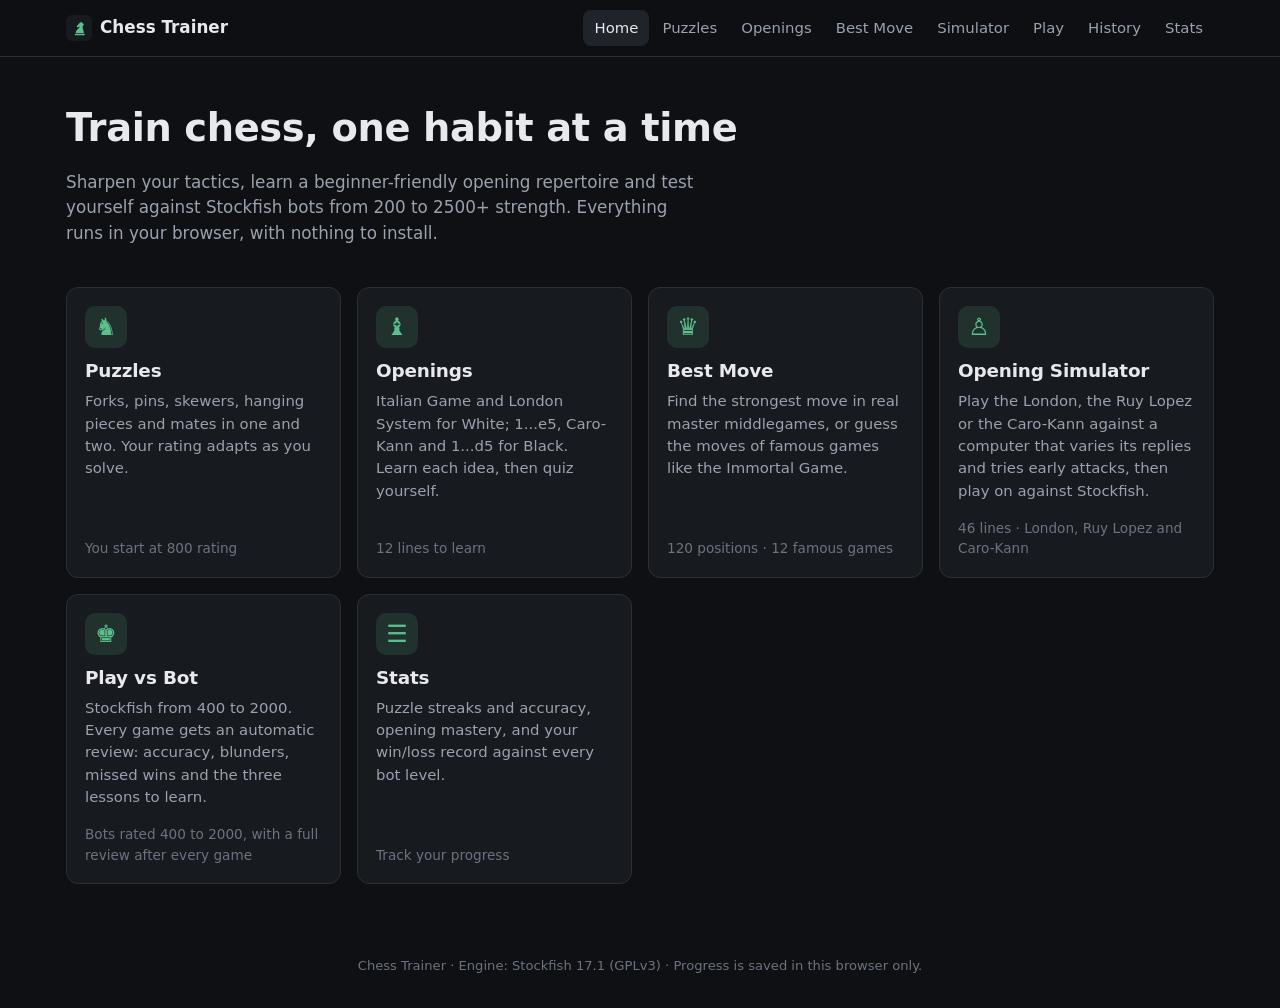
<file: index.html>
<!doctype html>
<html lang="en">
<head>
  <meta charset="utf-8">
  <meta name="viewport" content="width=device-width, initial-scale=1, viewport-fit=cover">
  <title>Chess Trainer</title>
  <meta name="description" content="Train chess in your browser: tactics puzzles, an openings trainer and Stockfish bots.">
  <meta name="theme-color" content="#0e1013">
  <link rel="icon" href="img/favicon.svg" type="image/svg+xml">
  <link rel="stylesheet" href="css/style.css">
  <script src="vendor/chess.js/chess.js"></script>
</head>
<body>
  <header class="site-header">
    <div class="inner">
      <a class="brand" href="index.html"><img src="img/favicon.svg" alt="" width="26" height="26"><span>Chess Trainer</span></a>
      <nav class="nav" aria-label="Main"><a href="index.html" aria-current="page">Home</a><a href="puzzles.html">Puzzles</a><a href="openings.html">Openings</a><a href="bestmove.html">Best Move</a><a href="simulator.html">Simulator</a><a href="play.html">Play</a><a href="history.html">History</a><a href="stats.html">Stats</a></nav>
    </div>
  </header>
  <main>
    <section class="hero">
      <h1>Train chess, one habit at a time</h1>
      <p>Sharpen your tactics, learn a beginner-friendly opening repertoire and test yourself against Stockfish bots from 200 to 2500+ strength. Everything runs in your browser, with nothing to install.</p>
    </section>
    <section class="cards">
      <a class="card" href="puzzles.html">
        <div class="icon" aria-hidden="true">&#9822;</div>
        <h2>Puzzles</h2>
        <p>Forks, pins, skewers, hanging pieces and mates in one and two. Your rating adapts as you solve.</p>
        <div class="meta" id="meta-puzzles">&nbsp;</div>
      </a>
      <a class="card" href="openings.html">
        <div class="icon" aria-hidden="true">&#9821;</div>
        <h2>Openings</h2>
        <p>Italian Game and London System for White; 1...e5, Caro-Kann and 1...d5 for Black. Learn each idea, then quiz yourself.</p>
        <div class="meta" id="meta-openings">&nbsp;</div>
      </a>
      <a class="card" href="bestmove.html">
        <div class="icon" aria-hidden="true">&#9819;</div>
        <h2>Best Move</h2>
        <p>Find the strongest move in real master middlegames, or guess the moves of famous games like the Immortal Game.</p>
        <div class="meta" id="meta-bestmove">&nbsp;</div>
      </a>
      <a class="card" href="simulator.html">
        <div class="icon" aria-hidden="true">&#9817;</div>
        <h2>Opening Simulator</h2>
        <p>Play the London, the Ruy Lopez or the Caro-Kann against a computer that varies its replies and tries early attacks, then play on against Stockfish.</p>
        <div class="meta" id="meta-sim">&nbsp;</div>
      </a>
      <a class="card" href="play.html">
        <div class="icon" aria-hidden="true">&#9818;</div>
        <h2>Play vs Bot</h2>
        <p>Stockfish from 400 to 2000. Every game gets an automatic review: accuracy, blunders, missed wins and the three lessons to learn.</p>
        <div class="meta" id="meta-play">&nbsp;</div>
      </a>
      <a class="card" href="stats.html">
        <div class="icon" aria-hidden="true">&#9776;</div>
        <h2>Stats</h2>
        <p>Puzzle streaks and accuracy, opening mastery, and your win/loss record against every bot level.</p>
        <div class="meta" id="meta-stats">&nbsp;</div>
      </a>
    </section>
  </main>
  <footer class="site">Chess Trainer · Engine: Stockfish 17.1 (GPLv3) · Progress is saved in this browser only.</footer>
  <script type="module" src="js/home.js"></script>
</body>
</html>
</file>
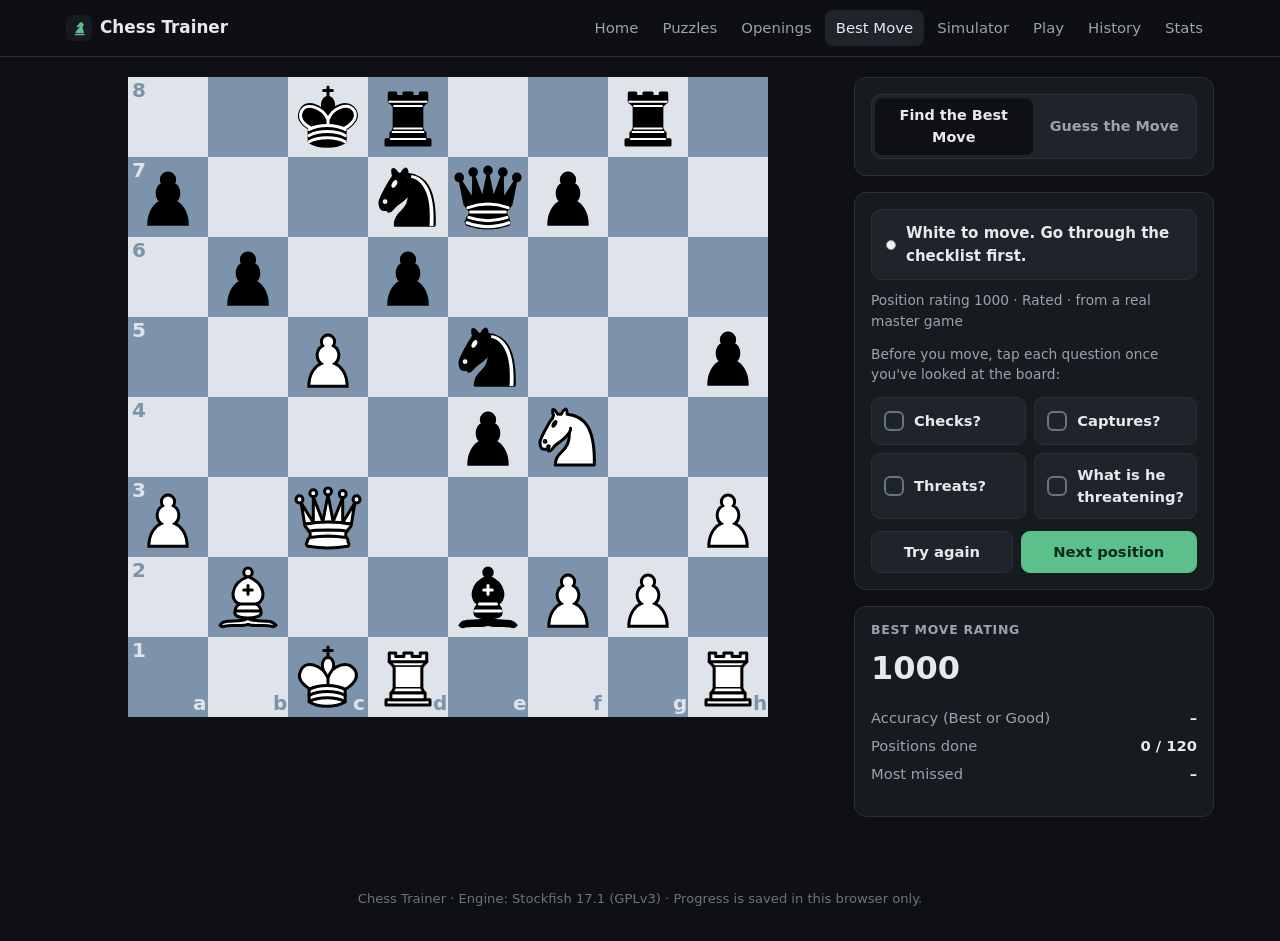
<file: bestmove.html>
<!doctype html>
<html lang="en">
<head>
  <meta charset="utf-8">
  <meta name="viewport" content="width=device-width, initial-scale=1, viewport-fit=cover">
  <title>Best Move · Chess Trainer</title>
  <meta name="description" content="Find the best move in real master middlegames, or guess the moves of famous games.">
  <meta name="theme-color" content="#0e1013">
  <link rel="icon" href="img/favicon.svg" type="image/svg+xml">
  <link rel="stylesheet" href="vendor/cm-chessboard/assets/chessboard.css">
  <link rel="stylesheet" href="vendor/cm-chessboard/assets/extensions/markers/markers.css">
  <link rel="stylesheet" href="vendor/cm-chessboard/assets/extensions/arrows/arrows.css">
  <link rel="stylesheet" href="vendor/cm-chessboard/assets/extensions/promotion-dialog/promotion-dialog.css">
  <link rel="stylesheet" href="css/style.css">
  <script src="vendor/chess.js/chess.js"></script>
</head>
<body>
  <header class="site-header">
    <div class="inner">
      <a class="brand" href="index.html"><img src="img/favicon.svg" alt="" width="26" height="26"><span>Chess Trainer</span></a>
      <nav class="nav" aria-label="Main"><a href="index.html">Home</a><a href="puzzles.html">Puzzles</a><a href="openings.html">Openings</a><a href="bestmove.html" aria-current="page">Best Move</a><a href="simulator.html">Simulator</a><a href="play.html">Play</a><a href="history.html">History</a><a href="stats.html">Stats</a></nav>
    </div>
  </header>
  <main>
    <div class="trainer">
      <div class="board-col"><div class="board-wrap"><div id="board" class="board"></div></div></div>
      <aside class="side">
        <div class="panel">
          <div class="seg" role="group" aria-label="Mode">
            <button id="mode-find" aria-pressed="true">Find the Best Move</button>
            <button id="mode-guess" aria-pressed="false">Guess the Move</button>
          </div>
        </div>

        <!-- Find the Best Move -->
        <div class="panel" id="find-panel">
          <div id="status" class="status"><span class="dot"></span><span id="status-text">Loading positions…</span></div>
          <p class="small muted" id="find-meta" style="margin:10px 0 0">&nbsp;</p>
          <div id="checklist-wrap">
            <p class="small muted" style="margin:12px 0 0">Before you move, tap each question once you've looked at the board:</p>
            <div class="checklist" id="checklist">
              <button class="check-item" data-q="checks" aria-pressed="false"><span class="box">✓</span>Checks?</button>
              <button class="check-item" data-q="captures" aria-pressed="false"><span class="box">✓</span>Captures?</button>
              <button class="check-item" data-q="threats" aria-pressed="false"><span class="box">✓</span>Threats?</button>
              <button class="check-item" data-q="opponent" aria-pressed="false"><span class="box">✓</span>What is he threatening?</button>
            </div>
          </div>
          <div id="find-result" class="hidden" style="margin-top:12px">
            <span id="grade" class="grade"></span>
            <div class="result-line" id="result-moves"></div>
            <div class="note" id="explanation" style="margin-top:10px;min-height:0"></div>
            <p class="small muted" id="find-source" style="margin:10px 0 0"></p>
          </div>
          <div class="btn-row" style="margin-top:12px">
            <button class="btn" id="btn-find-retry">Try again</button>
            <button class="btn primary" id="btn-find-next">Next position</button>
          </div>
        </div>

        <div class="panel" id="find-rating">
          <h3>Best Move rating</h3>
          <div style="display:flex;align-items:baseline;gap:4px;margin-bottom:10px">
            <span id="bm-rating" class="mono" style="font-size:2rem;font-weight:800">1000</span><span id="bm-delta" class="delta"></span>
          </div>
          <dl class="kv">
            <dt>Accuracy (Best or Good)</dt><dd id="bm-acc">–</dd>
            <dt>Positions done</dt><dd id="bm-done">0</dd>
            <dt>Most missed</dt><dd id="bm-missed">–</dd>
          </dl>
        </div>

        <!-- Guess the Move -->
        <div class="panel hidden" id="guess-panel">
          <h3 id="g-title">Choose a game</h3>
          <p class="small muted" id="g-intro" style="margin:0 0 12px"></p>
          <div id="g-status" class="status"><span class="dot"></span><span id="g-status-text">&nbsp;</span></div>
          <div class="result-line" id="g-feedback" style="min-height:1.5em"></div>
          <div style="display:flex;justify-content:space-between;align-items:baseline;margin-top:10px">
            <div><span class="points" id="g-points">0</span><span class="muted"> / <span id="g-max">0</span> points</span></div>
            <div class="small muted" id="g-matches"></div>
          </div>
          <div class="progress" style="margin-top:10px"><span id="g-progress" style="width:0"></span></div>
          <p class="small muted" style="margin:10px 0 0">Master's move: 5 points · engine's top choice: 4 · engine's 2nd or 3rd choice: 2.</p>
          <div class="btn-row" style="margin-top:12px">
            <button class="btn" id="btn-g-restart">Restart</button>
            <button class="btn primary" id="btn-g-next">Next game</button>
          </div>
        </div>
        <div class="panel hidden" id="guess-games">
          <h3>Famous games</h3>
          <div class="game-list" id="game-list"></div>
        </div>
        <div class="panel hidden" id="guess-moves">
          <h3>Moves</h3>
          <div class="moves" id="moves"></div>
        </div>
      </aside>
    </div>
  </main>
  <footer class="site">Chess Trainer · Engine: Stockfish 17.1 (GPLv3) · Progress is saved in this browser only.</footer>
  <script type="module" src="js/bestmove.js"></script>
</body>
</html>
</file>
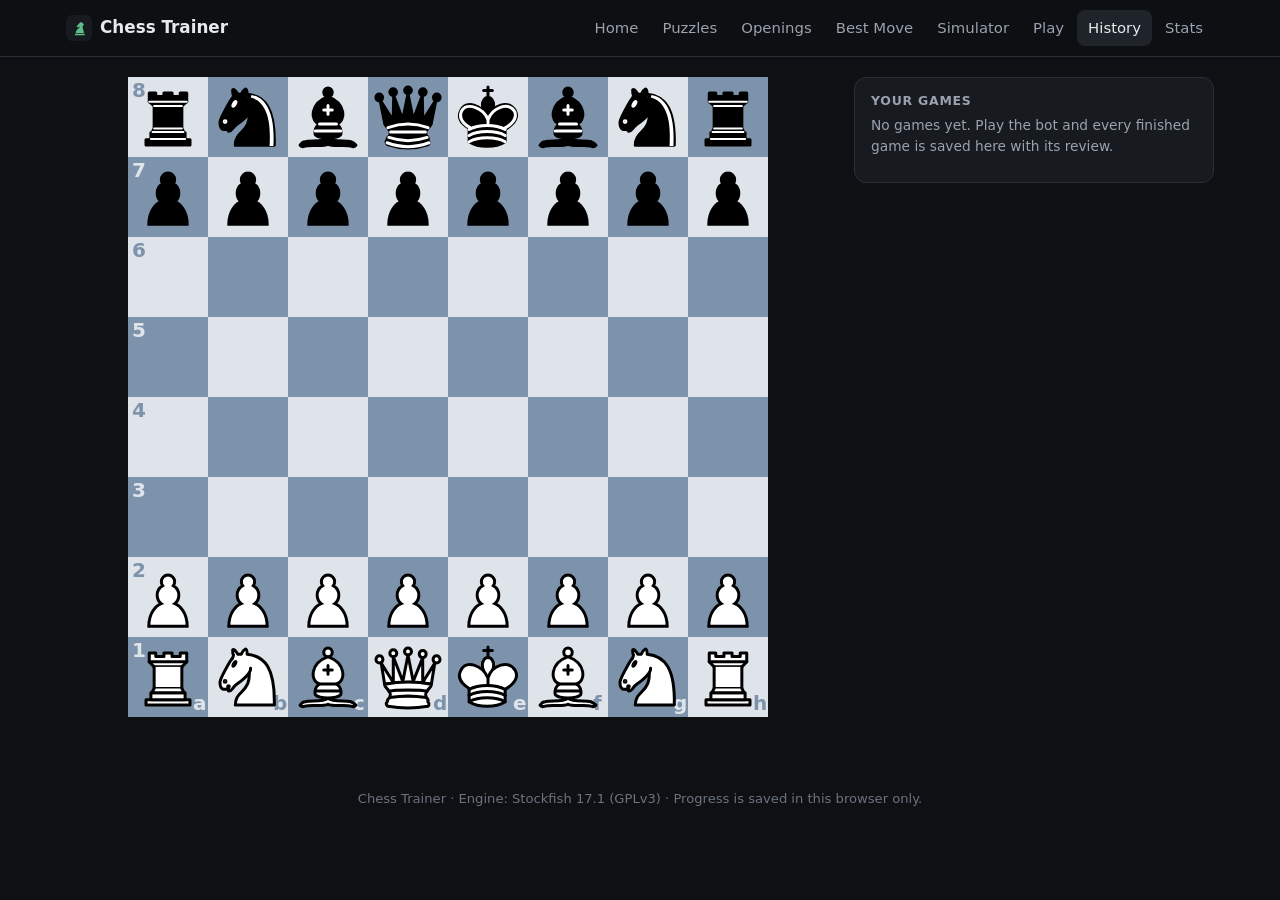
<file: history.html>
<!doctype html>
<html lang="en">
<head>
  <meta charset="utf-8">
  <meta name="viewport" content="width=device-width, initial-scale=1, viewport-fit=cover">
  <title>Game History · Chess Trainer</title>
  <meta name="description" content="Your saved games against the bot, each with a full Stockfish review.">
  <meta name="theme-color" content="#0e1013">
  <link rel="icon" href="img/favicon.svg" type="image/svg+xml">
  <link rel="stylesheet" href="vendor/cm-chessboard/assets/chessboard.css">
  <link rel="stylesheet" href="vendor/cm-chessboard/assets/extensions/markers/markers.css">
  <link rel="stylesheet" href="vendor/cm-chessboard/assets/extensions/arrows/arrows.css">
  <link rel="stylesheet" href="vendor/cm-chessboard/assets/extensions/promotion-dialog/promotion-dialog.css">
  <link rel="stylesheet" href="css/style.css">
  <script src="vendor/chess.js/chess.js"></script>
</head>
<body>
  <header class="site-header">
    <div class="inner">
      <a class="brand" href="index.html"><img src="img/favicon.svg" alt="" width="26" height="26"><span>Chess Trainer</span></a>
      <nav class="nav" aria-label="Main"><a href="index.html">Home</a><a href="puzzles.html">Puzzles</a><a href="openings.html">Openings</a><a href="bestmove.html">Best Move</a><a href="simulator.html">Simulator</a><a href="play.html">Play</a><a href="history.html" aria-current="page">History</a><a href="stats.html">Stats</a></nav>
    </div>
  </header>
  <main>
    <div class="trainer">
      <div class="board-col"><div class="board-wrap"><div id="board" class="board"></div></div></div>
      <aside class="side">
        <div class="panel">
          <h3>Your games</h3>
          <p class="small muted" id="hist-summary" style="margin:0 0 10px"></p>
          <div class="game-list-h" id="game-list"></div>
        </div>
        <div class="panel hidden" id="review">
          <h3 id="review-title">Game review</h3>
          <div id="review-progress" class="small muted"></div>
          <div class="progress hidden" id="review-bar" style="margin-top:6px"><span style="width:0"></span></div>
          <div id="review-body"></div>
          <div class="btn-row" style="margin-top:14px">
            <button class="btn sm danger" id="btn-delete">Delete this game</button>
          </div>
        </div>
      </aside>
    </div>
  </main>
  <footer class="site">Chess Trainer · Engine: Stockfish 17.1 (GPLv3) · Progress is saved in this browser only.</footer>
  <script type="module" src="js/history.js"></script>
</body>
</html>
</file>
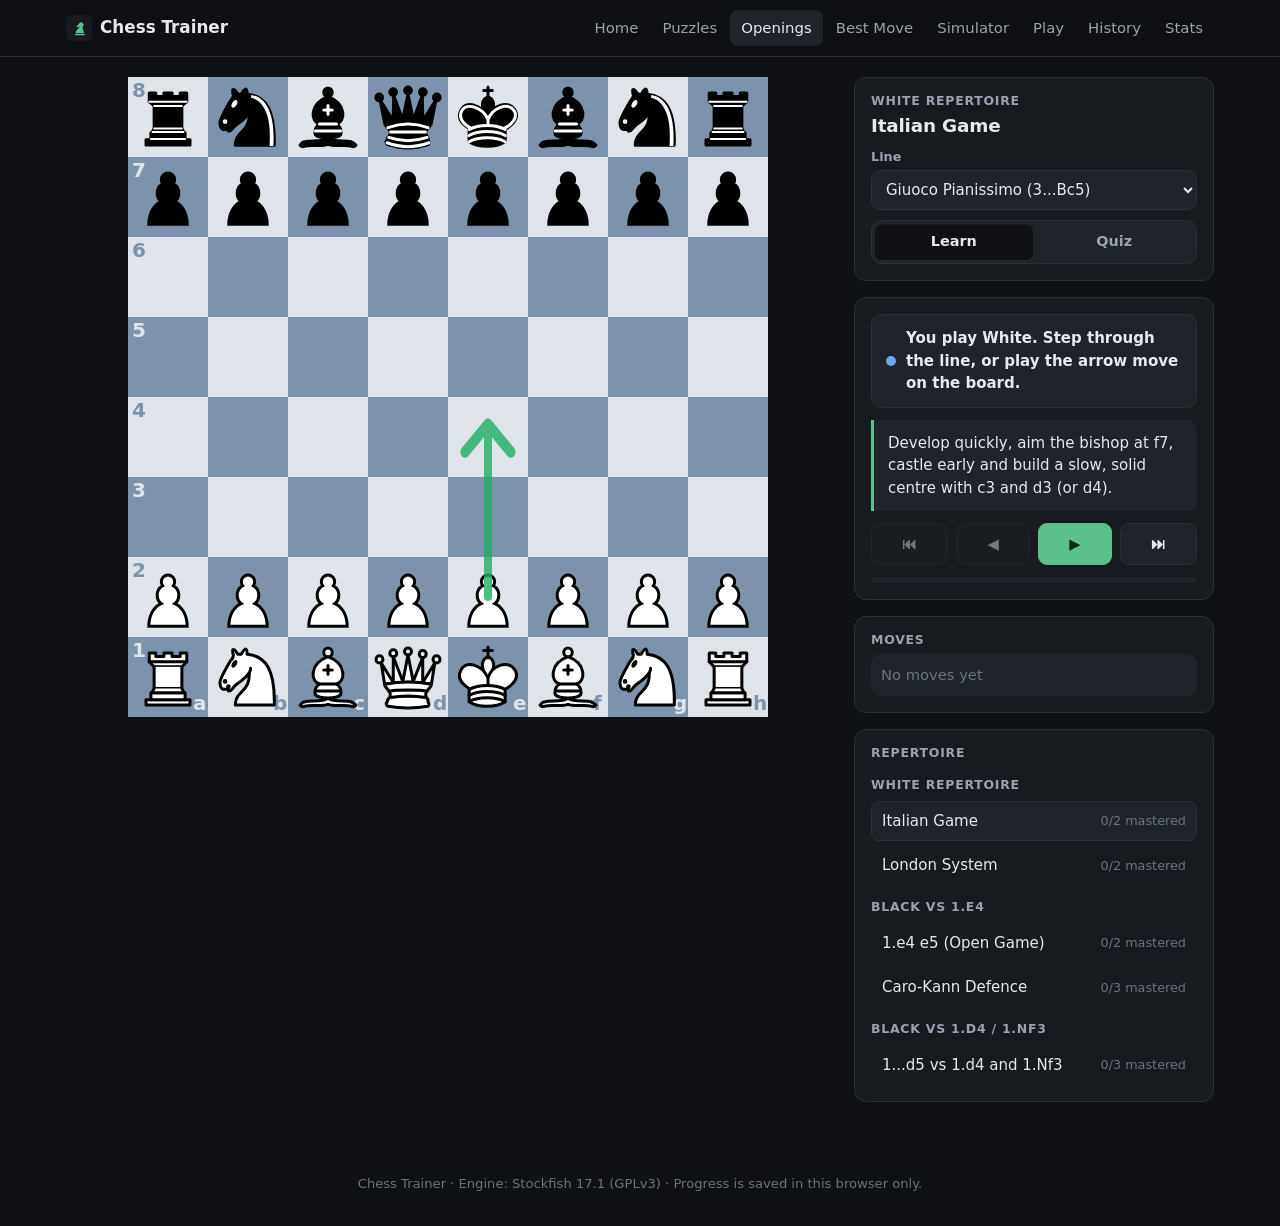
<file: openings.html>
<!doctype html>
<html lang="en">
<head>
  <meta charset="utf-8">
  <meta name="viewport" content="width=device-width, initial-scale=1, viewport-fit=cover">
  <title>Openings · Chess Trainer</title>
  <meta name="description" content="Learn and quiz beginner chess openings.">
  <meta name="theme-color" content="#0e1013">
  <link rel="icon" href="img/favicon.svg" type="image/svg+xml">
  <link rel="stylesheet" href="vendor/cm-chessboard/assets/chessboard.css">
  <link rel="stylesheet" href="vendor/cm-chessboard/assets/extensions/markers/markers.css">
  <link rel="stylesheet" href="vendor/cm-chessboard/assets/extensions/arrows/arrows.css">
  <link rel="stylesheet" href="vendor/cm-chessboard/assets/extensions/promotion-dialog/promotion-dialog.css">
  <link rel="stylesheet" href="css/style.css">
  <script src="vendor/chess.js/chess.js"></script>
</head>
<body>
  <header class="site-header">
    <div class="inner">
      <a class="brand" href="index.html"><img src="img/favicon.svg" alt="" width="26" height="26"><span>Chess Trainer</span></a>
      <nav class="nav" aria-label="Main"><a href="index.html">Home</a><a href="puzzles.html">Puzzles</a><a href="openings.html" aria-current="page">Openings</a><a href="bestmove.html">Best Move</a><a href="simulator.html">Simulator</a><a href="play.html">Play</a><a href="history.html">History</a><a href="stats.html">Stats</a></nav>
    </div>
  </header>
  <main>
    <div class="trainer">
      <div class="board-col">
        <div class="board-wrap"><div id="board" class="board"></div></div>
      </div>
      <aside class="side">
        <div class="panel">
          <h3 id="op-group">Opening</h3>
          <h2 id="op-name" style="margin-bottom:4px">&nbsp;</h2>
          <label class="field" style="margin:10px 0"><span>Line</span><select id="line"></select></label>
          <div class="seg" role="group" aria-label="Mode">
            <button id="mode-learn" aria-pressed="true">Learn</button>
            <button id="mode-quiz" aria-pressed="false">Quiz</button>
          </div>
        </div>
        <div class="panel">
          <div id="status" class="status info"><span class="dot"></span><span id="status-text">&nbsp;</span></div>
          <div class="note" id="note" style="margin-top:12px"></div>
          <div class="btn-row" id="learn-controls" style="margin-top:12px">
            <button class="btn" id="btn-first" aria-label="First move">&#9198;</button>
            <button class="btn" id="btn-prev" aria-label="Previous move">&#9664;</button>
            <button class="btn primary" id="btn-next" aria-label="Next move">&#9654;</button>
            <button class="btn" id="btn-last" aria-label="Last move">&#9197;</button>
          </div>
          <div class="btn-row hidden" id="quiz-controls" style="margin-top:12px">
            <button class="btn" id="btn-qhint">Show move</button>
            <button class="btn" id="btn-qrestart">Restart</button>
            <button class="btn primary" id="btn-qnext">Next line</button>
          </div>
          <div class="progress" style="margin-top:12px"><span id="progress" style="width:0"></span></div>
        </div>
        <div class="panel">
          <h3>Moves</h3>
          <div class="moves" id="moves"></div>
        </div>
        <div class="panel">
          <h3>Repertoire</h3>
          <div class="op-list" id="op-list"></div>
        </div>
      </aside>
    </div>
  </main>
  <footer class="site">Chess Trainer · Engine: Stockfish 17.1 (GPLv3) · Progress is saved in this browser only.</footer>
  <script type="module" src="js/openings.js"></script>
</body>
</html>
</file>
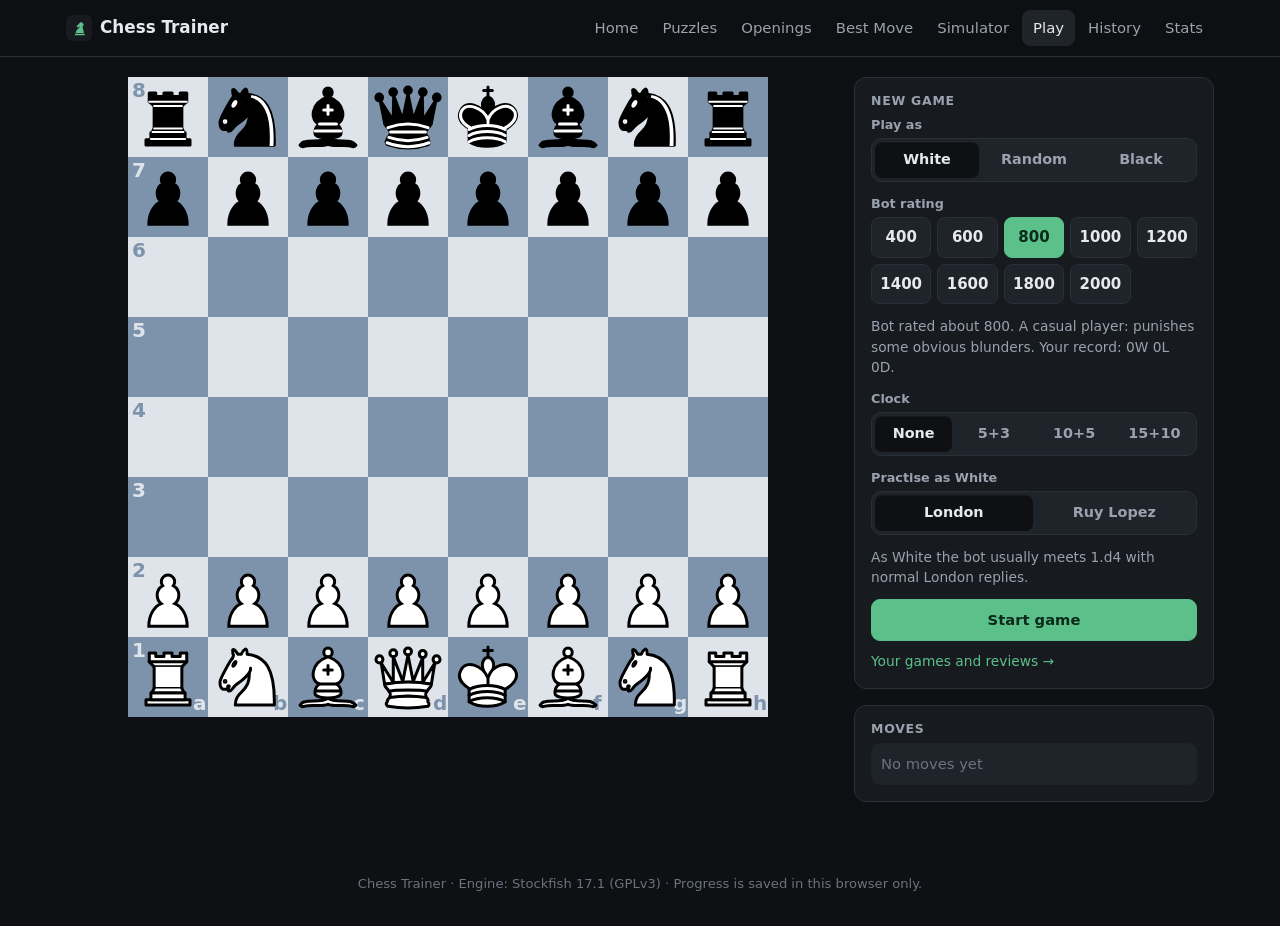
<file: play.html>
<!doctype html>
<html lang="en">
<head>
  <meta charset="utf-8">
  <meta name="viewport" content="width=device-width, initial-scale=1, viewport-fit=cover">
  <title>Play vs Bot · Chess Trainer</title>
  <meta name="description" content="Play against Stockfish in your browser.">
  <meta name="theme-color" content="#0e1013">
  <link rel="icon" href="img/favicon.svg" type="image/svg+xml">
  <link rel="stylesheet" href="vendor/cm-chessboard/assets/chessboard.css">
  <link rel="stylesheet" href="vendor/cm-chessboard/assets/extensions/markers/markers.css">
  <link rel="stylesheet" href="vendor/cm-chessboard/assets/extensions/arrows/arrows.css">
  <link rel="stylesheet" href="vendor/cm-chessboard/assets/extensions/promotion-dialog/promotion-dialog.css">
  <link rel="stylesheet" href="css/style.css">
  <script src="vendor/chess.js/chess.js"></script>
</head>
<body>
  <header class="site-header">
    <div class="inner">
      <a class="brand" href="index.html"><img src="img/favicon.svg" alt="" width="26" height="26"><span>Chess Trainer</span></a>
      <nav class="nav" aria-label="Main"><a href="index.html">Home</a><a href="puzzles.html">Puzzles</a><a href="openings.html">Openings</a><a href="bestmove.html">Best Move</a><a href="simulator.html">Simulator</a><a href="play.html" aria-current="page">Play</a><a href="history.html">History</a><a href="stats.html">Stats</a></nav>
    </div>
  </header>
  <main>
    <div class="trainer">
      <div class="board-col">
        <div class="board-wrap">
          <div class="clock hidden" id="clock-top"><span class="who" id="clock-top-name">Bot</span><span class="time" id="clock-top-time">10:00</span></div>
          <div id="board" class="board"></div>
          <div class="clock hidden" id="clock-bottom"><span class="who">You</span><span class="time" id="clock-bottom-time">10:00</span></div>
        </div>
      </div>
      <aside class="side">
        <div class="panel" id="setup">
          <h3>New game</h3>
          <label class="field"><span>Play as</span>
            <div class="seg" role="group" aria-label="Colour" id="color-seg">
              <button data-color="w" aria-pressed="true">White</button>
              <button data-color="r" aria-pressed="false">Random</button>
              <button data-color="b" aria-pressed="false">Black</button>
            </div>
          </label>
          <label class="field"><span>Bot rating</span>
            <div class="levels" id="levels" style="grid-template-columns:repeat(5,1fr)"></div>
          </label>
          <p class="small muted" id="level-desc" style="min-height:2.8em">&nbsp;</p>
          <label class="field"><span>Clock</span>
            <div class="seg" role="group" aria-label="Time control" id="tc-seg">
              <button data-tc="0" aria-pressed="true">None</button>
              <button data-tc="5+3" aria-pressed="false">5+3</button>
              <button data-tc="10+5" aria-pressed="false">10+5</button>
              <button data-tc="15+10" aria-pressed="false">15+10</button>
            </div>
          </label>
          <label class="field" id="practice-field"><span>Practise as White</span>
            <div class="seg" role="group" aria-label="Opening to practise" id="practice-seg">
              <button data-practice="london" aria-pressed="true">London</button>
              <button data-practice="ruy" aria-pressed="false">Ruy Lopez</button>
            </div>
          </label>
          <p class="small muted" id="practice-note"></p>
          <button class="btn primary" id="btn-start" style="width:100%">Start game</button>
          <p class="small" style="margin:10px 0 0"><a href="history.html">Your games and reviews →</a></p>
        </div>
        <div class="panel hidden" id="game">
          <div id="status" class="status"><span class="dot"></span><span id="status-text">&nbsp;</span></div>
          <p class="small muted" id="game-meta" style="margin:10px 0 12px">&nbsp;</p>
          <div class="btn-row" id="game-buttons">
            <button class="btn" id="btn-undo">Undo</button>
            <button class="btn" id="btn-hint">Hint</button>
            <button class="btn danger" id="btn-resign">Resign</button>
          </div>
          <div class="btn-row" style="margin-top:8px">
            <button class="btn" id="btn-new">New game</button>
          </div>
        </div>
        <div class="panel hidden" id="review">
          <h3>Game review</h3>
          <div id="review-progress" class="small muted"></div>
          <div class="progress hidden" id="review-bar" style="margin-top:6px"><span style="width:0"></span></div>
          <div id="review-body"></div>
        </div>
        <div class="panel" id="moves-panel">
          <h3>Moves</h3>
          <div class="moves" id="moves"></div>
        </div>
      </aside>
    </div>
  </main>
  <footer class="site">Chess Trainer · Engine: Stockfish 17.1 (GPLv3) · Progress is saved in this browser only.</footer>
  <script type="module" src="js/play.js"></script>
</body>
</html>
</file>
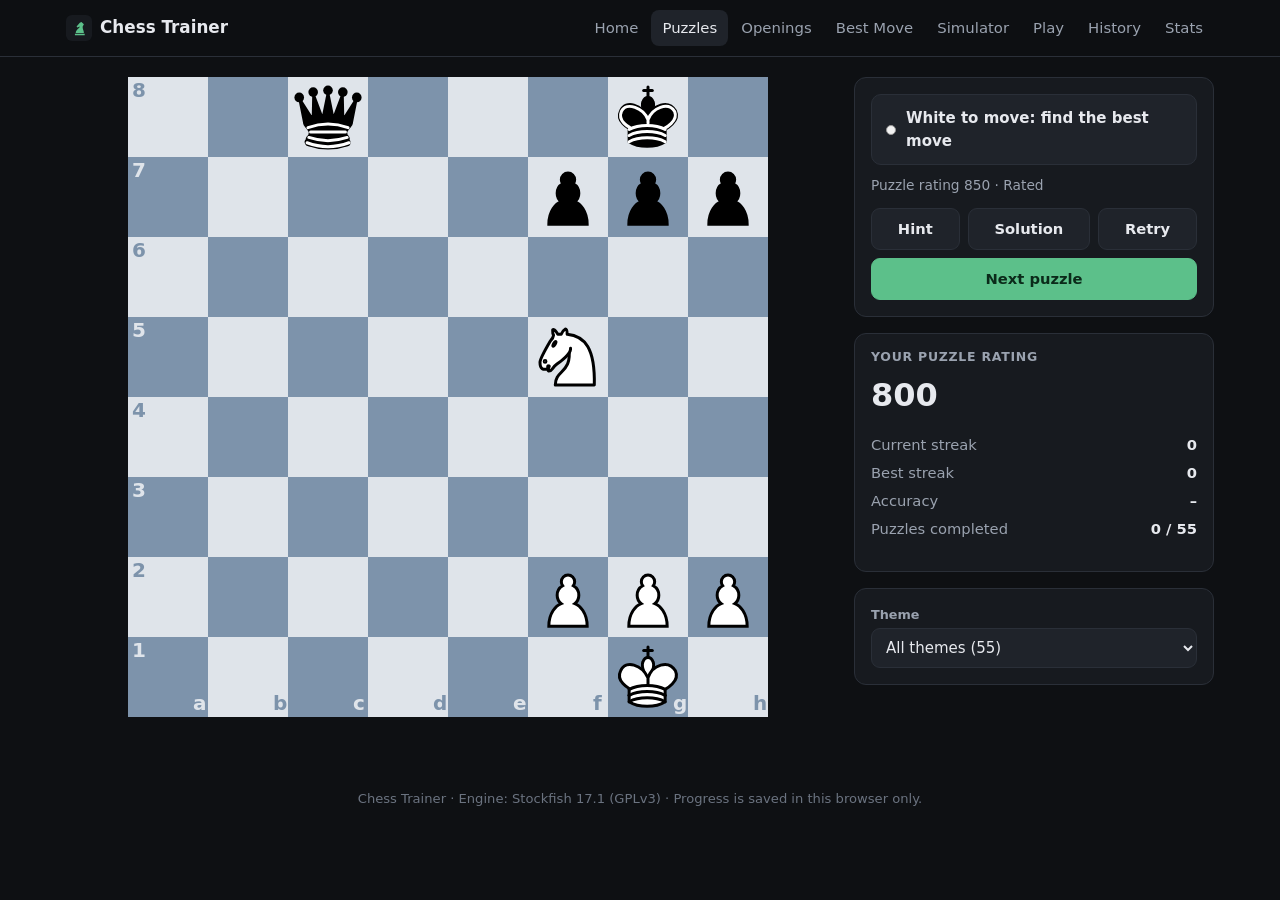
<file: puzzles.html>
<!doctype html>
<html lang="en">
<head>
  <meta charset="utf-8">
  <meta name="viewport" content="width=device-width, initial-scale=1, viewport-fit=cover">
  <title>Puzzles · Chess Trainer</title>
  <meta name="description" content="Rated chess tactics puzzles.">
  <meta name="theme-color" content="#0e1013">
  <link rel="icon" href="img/favicon.svg" type="image/svg+xml">
  <link rel="stylesheet" href="vendor/cm-chessboard/assets/chessboard.css">
  <link rel="stylesheet" href="vendor/cm-chessboard/assets/extensions/markers/markers.css">
  <link rel="stylesheet" href="vendor/cm-chessboard/assets/extensions/arrows/arrows.css">
  <link rel="stylesheet" href="vendor/cm-chessboard/assets/extensions/promotion-dialog/promotion-dialog.css">
  <link rel="stylesheet" href="css/style.css">
  <script src="vendor/chess.js/chess.js"></script>
</head>
<body>
  <header class="site-header">
    <div class="inner">
      <a class="brand" href="index.html"><img src="img/favicon.svg" alt="" width="26" height="26"><span>Chess Trainer</span></a>
      <nav class="nav" aria-label="Main"><a href="index.html">Home</a><a href="puzzles.html" aria-current="page">Puzzles</a><a href="openings.html">Openings</a><a href="bestmove.html">Best Move</a><a href="simulator.html">Simulator</a><a href="play.html">Play</a><a href="history.html">History</a><a href="stats.html">Stats</a></nav>
    </div>
  </header>
  <main>
    <div class="trainer">
      <div class="board-col"><div class="board-wrap"><div id="board" class="board"></div></div></div>
      <aside class="side">
        <div class="panel">
          <div id="status" class="status"><span class="dot"></span><span id="status-text">Loading puzzles…</span></div>
          <p class="small muted" id="puzzle-meta" style="margin:10px 0 12px">&nbsp;</p>
          <div class="btn-row">
            <button class="btn" id="btn-hint" title="Using a hint counts as a miss">Hint</button>
            <button class="btn" id="btn-solution">Solution</button>
            <button class="btn" id="btn-retry">Retry</button>
          </div>
          <div class="btn-row" style="margin-top:8px">
            <button class="btn primary" id="btn-next">Next puzzle</button>
          </div>
        </div>
        <div class="panel">
          <h3>Your puzzle rating</h3>
          <div style="display:flex;align-items:baseline;gap:4px;margin-bottom:10px">
            <span id="rating" class="mono" style="font-size:2rem;font-weight:800">800</span><span id="rating-delta" class="delta"></span>
          </div>
          <dl class="kv">
            <dt>Current streak</dt><dd id="st-streak">0</dd>
            <dt>Best streak</dt><dd id="st-best">0</dd>
            <dt>Accuracy</dt><dd id="st-acc">–</dd>
            <dt>Puzzles completed</dt><dd id="st-done">0</dd>
          </dl>
        </div>
        <div class="panel">
          <label class="field" style="margin:0"><span>Theme</span>
            <select id="theme"></select>
          </label>
        </div>
      </aside>
    </div>
  </main>
  <footer class="site">Chess Trainer · Engine: Stockfish 17.1 (GPLv3) · Progress is saved in this browser only.</footer>
  <script type="module" src="js/puzzles.js"></script>
</body>
</html>
</file>
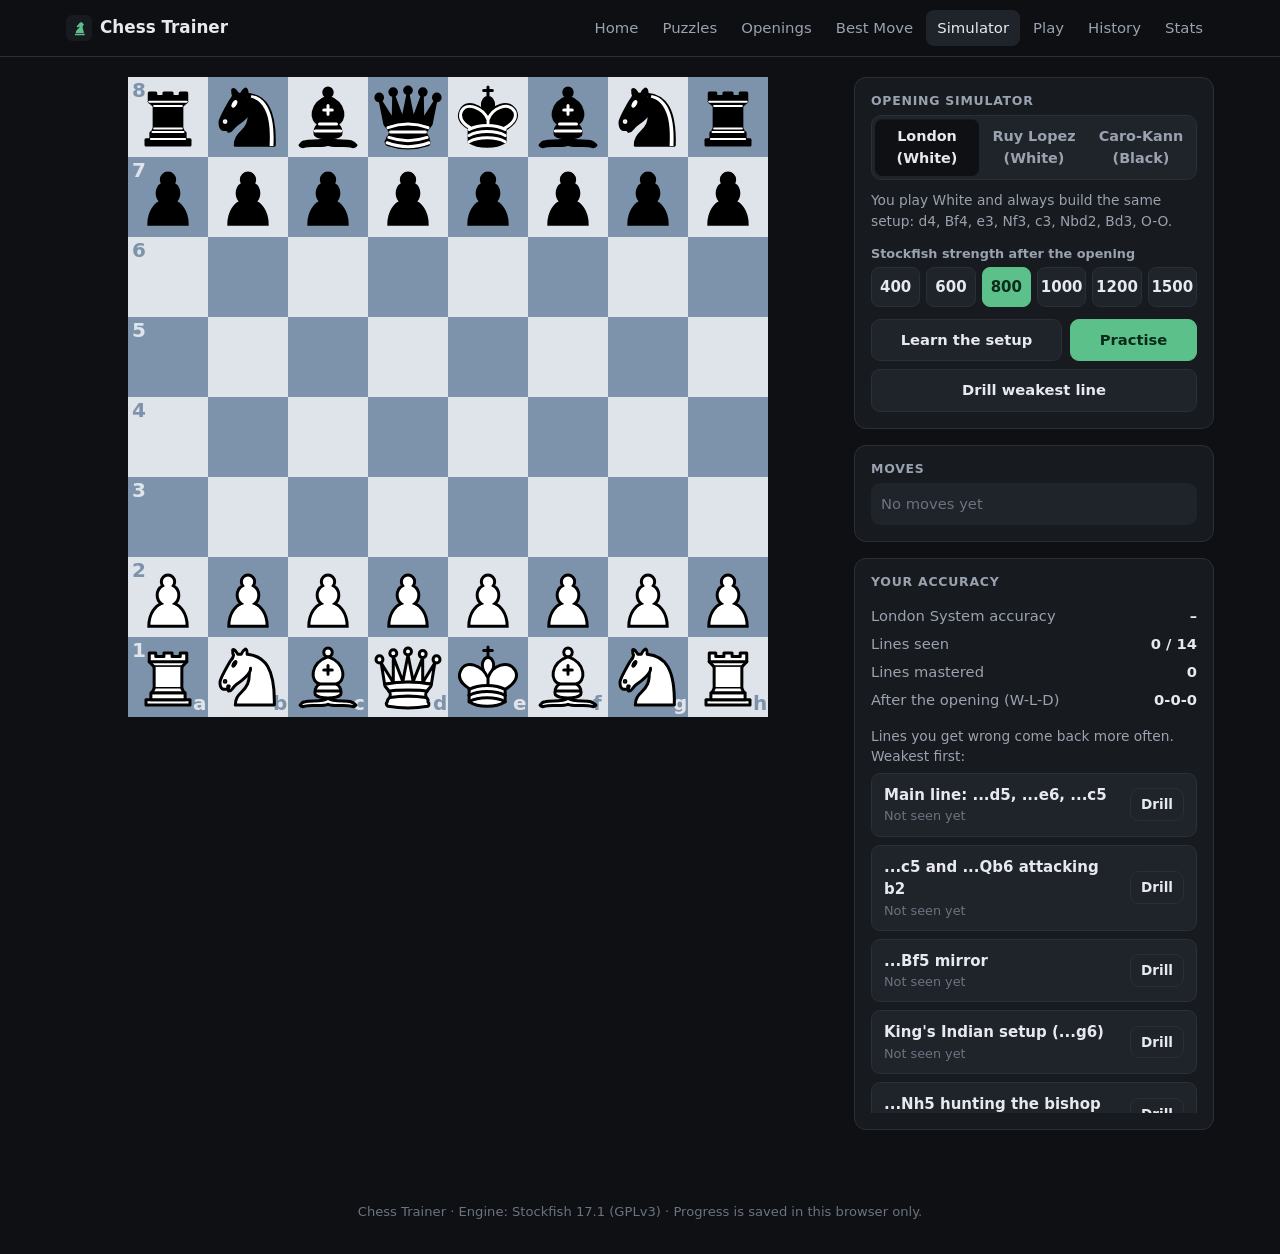
<file: simulator.html>
<!doctype html>
<html lang="en">
<head>
  <meta charset="utf-8">
  <meta name="viewport" content="width=device-width, initial-scale=1, viewport-fit=cover">
  <title>Opening Simulator · Chess Trainer</title>
  <meta name="description" content="Practise the London System and the Caro-Kann against a computer that varies its replies, then play on against Stockfish.">
  <meta name="theme-color" content="#0e1013">
  <link rel="icon" href="img/favicon.svg" type="image/svg+xml">
  <link rel="stylesheet" href="vendor/cm-chessboard/assets/chessboard.css">
  <link rel="stylesheet" href="vendor/cm-chessboard/assets/extensions/markers/markers.css">
  <link rel="stylesheet" href="vendor/cm-chessboard/assets/extensions/arrows/arrows.css">
  <link rel="stylesheet" href="vendor/cm-chessboard/assets/extensions/promotion-dialog/promotion-dialog.css">
  <link rel="stylesheet" href="css/style.css">
  <script src="vendor/chess.js/chess.js"></script>
</head>
<body>
  <header class="site-header">
    <div class="inner">
      <a class="brand" href="index.html"><img src="img/favicon.svg" alt="" width="26" height="26"><span>Chess Trainer</span></a>
      <nav class="nav" aria-label="Main"><a href="index.html">Home</a><a href="puzzles.html">Puzzles</a><a href="openings.html">Openings</a><a href="bestmove.html">Best Move</a><a href="simulator.html" aria-current="page">Simulator</a><a href="play.html">Play</a><a href="history.html">History</a><a href="stats.html">Stats</a></nav>
    </div>
  </header>
  <main>
    <div class="trainer">
      <div class="board-col"><div class="board-wrap"><div id="board" class="board"></div></div></div>
      <aside class="side">
        <div class="panel" id="setup">
          <h3>Opening Simulator</h3>
          <div class="seg" role="group" aria-label="Opening" id="opening-seg">
            <button data-op="london" aria-pressed="true">London (White)</button>
            <button data-op="ruy" aria-pressed="false">Ruy Lopez (White)</button>
            <button data-op="caro" aria-pressed="false">Caro-Kann (Black)</button>
          </div>
          <p class="small muted" id="op-blurb" style="margin:10px 0 12px">&nbsp;</p>
          <label class="field"><span>Stockfish strength after the opening</span>
            <div class="levels" id="sim-levels" style="grid-template-columns:repeat(6,1fr)"></div>
          </label>
          <div class="btn-row">
            <button class="btn" id="btn-learn">Learn the setup</button>
            <button class="btn primary" id="btn-start">Practise</button>
          </div>
          <div class="btn-row" style="margin-top:8px">
            <button class="btn" id="btn-drill" title="Practise the line you get wrong most">Drill weakest line</button>
          </div>
        </div>

        <div class="panel hidden" id="learn">
          <h3>Learn: <span id="learn-name"></span></h3>
          <p class="small muted" style="margin:0 0 10px">You always play these moves in this order. Only a real threat changes the plan.</p>
          <div class="note" id="learn-note" style="min-height:0"></div>
          <div class="btn-row" style="margin-top:12px">
            <button class="btn" id="learn-prev" aria-label="Previous move">&#9664;</button>
            <button class="btn primary" id="learn-next" aria-label="Next move">&#9654;</button>
          </div>
          <ol class="setup-list" id="learn-list"></ol>
          <div id="learn-tips-wrap" class="hidden">
            <h3 style="margin-top:16px">Watch out for</h3>
            <ul class="plan-examples" id="learn-tips"></ul>
          </div>
          <h3 style="margin-top:16px">When the plan changes</h3>
          <ul class="plan-examples" id="learn-changes"></ul>
          <div class="btn-row" style="margin-top:12px">
            <button class="btn primary" id="learn-quiz">Start the quiz</button>
            <button class="btn" id="learn-back">Back</button>
          </div>
        </div>

        <div class="panel hidden" id="game">
          <div id="status" class="status"><span class="dot"></span><span id="status-text">&nbsp;</span></div>
          <div id="watch" class="watch hidden" role="alert"><b>Watch out!</b> <span id="watch-text"></span></div>
          <div id="plan" class="plan-box hidden" role="status"><b>Change of plan</b> <span id="plan-text"></span></div>
          <div class="note hidden" id="feedback" style="margin-top:12px;min-height:0"></div>
          <p class="small muted" id="game-meta" style="margin:10px 0 0">&nbsp;</p>
          <div class="progress" style="margin-top:10px"><span id="book-progress" style="width:0"></span></div>
          <div class="btn-row" style="margin-top:12px">
            <button class="btn" id="btn-hint">Show move</button>
            <button class="btn" id="btn-restart">Restart line</button>
            <button class="btn danger hidden" id="btn-resign">Resign</button>
          </div>
          <div class="btn-row" style="margin-top:8px">
            <button class="btn primary" id="btn-next">Next line</button>
            <button class="btn" id="btn-setup">Change opening</button>
          </div>
        </div>

        <div class="panel hidden" id="plans">
          <h3>Middlegame plans: <span id="plans-name"></span></h3>
          <ol class="plans" id="plans-list"></ol>
        </div>

        <div class="panel">
          <h3>Moves</h3>
          <div class="moves" id="moves"></div>
        </div>

        <div class="panel">
          <h3>Your accuracy</h3>
          <dl class="kv" id="acc-summary"></dl>
          <p class="small muted" style="margin:12px 0 6px">Lines you get wrong come back more often. Weakest first:</p>
          <div class="review-list" id="line-list"></div>
        </div>
      </aside>
    </div>
  </main>
  <footer class="site">Chess Trainer · Engine: Stockfish 17.1 (GPLv3) · Progress is saved in this browser only.</footer>
  <script type="module" src="js/simulator.js"></script>
</body>
</html>
</file>
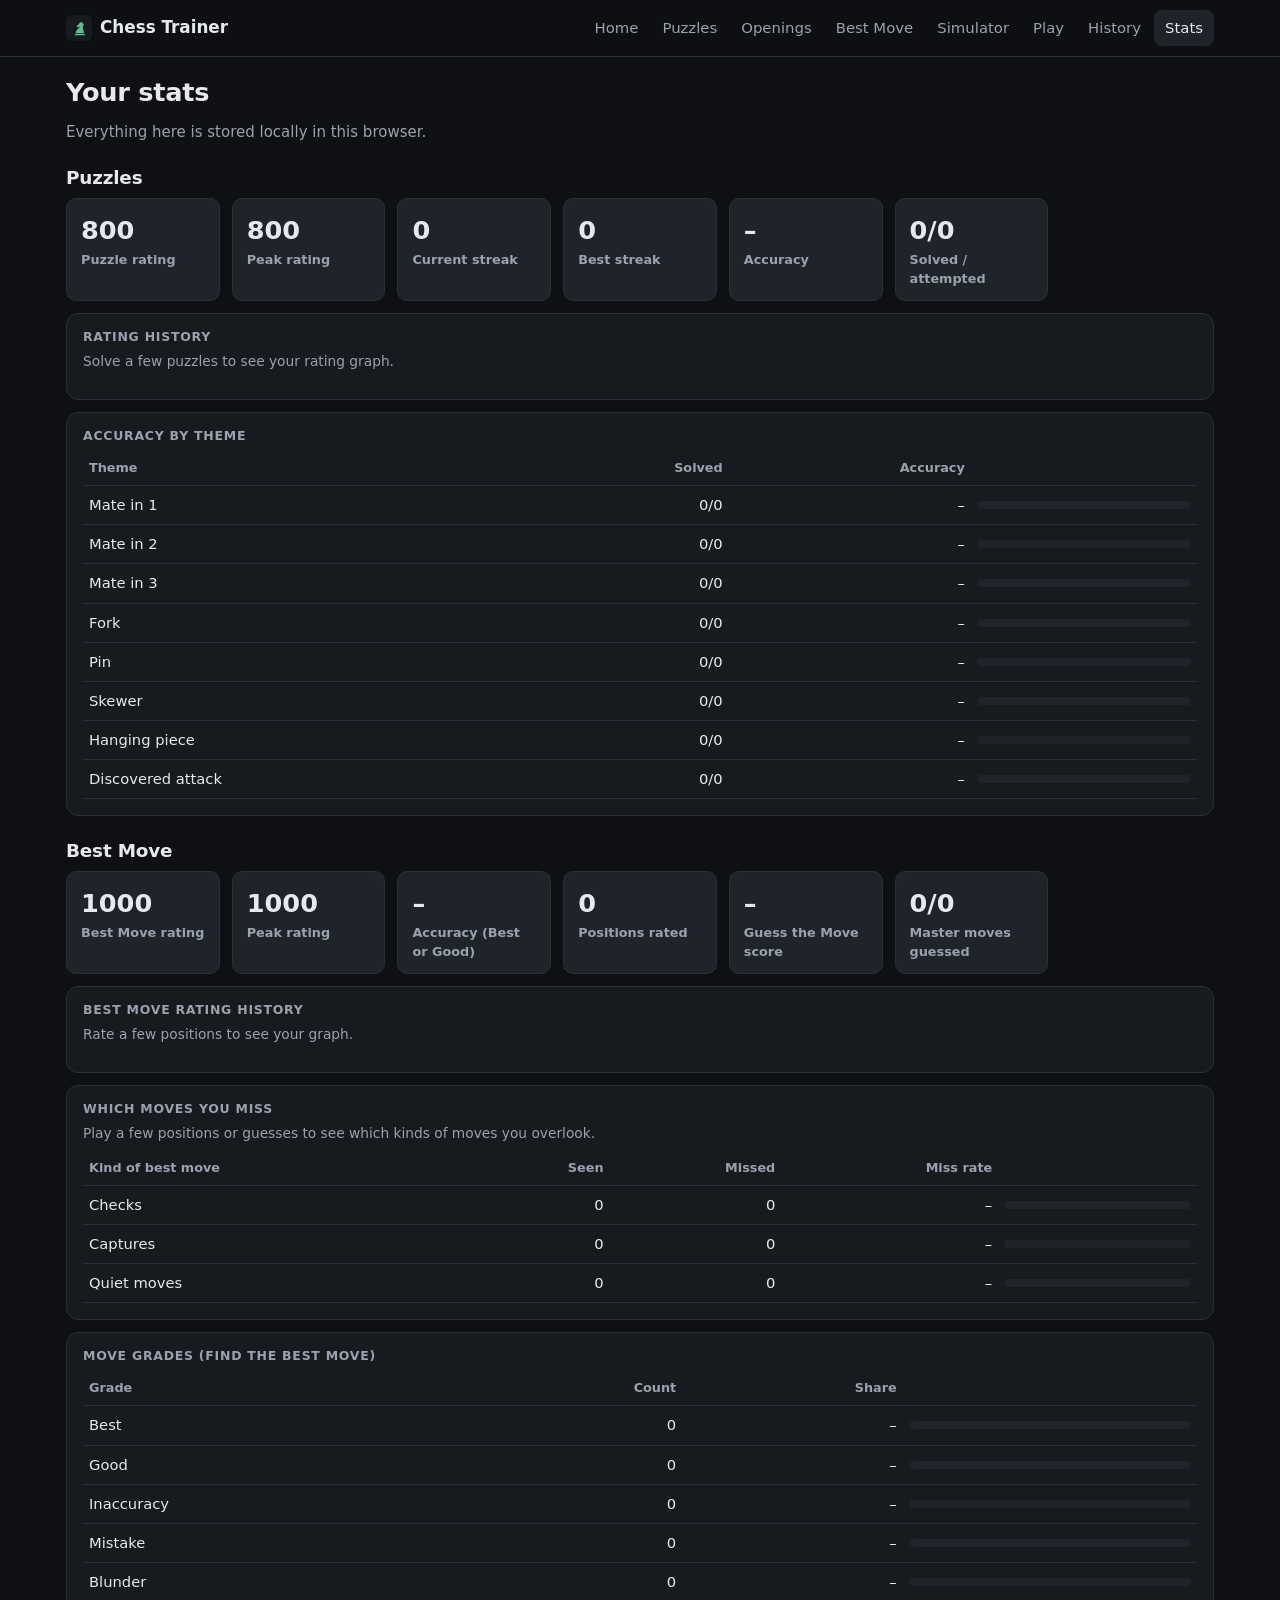
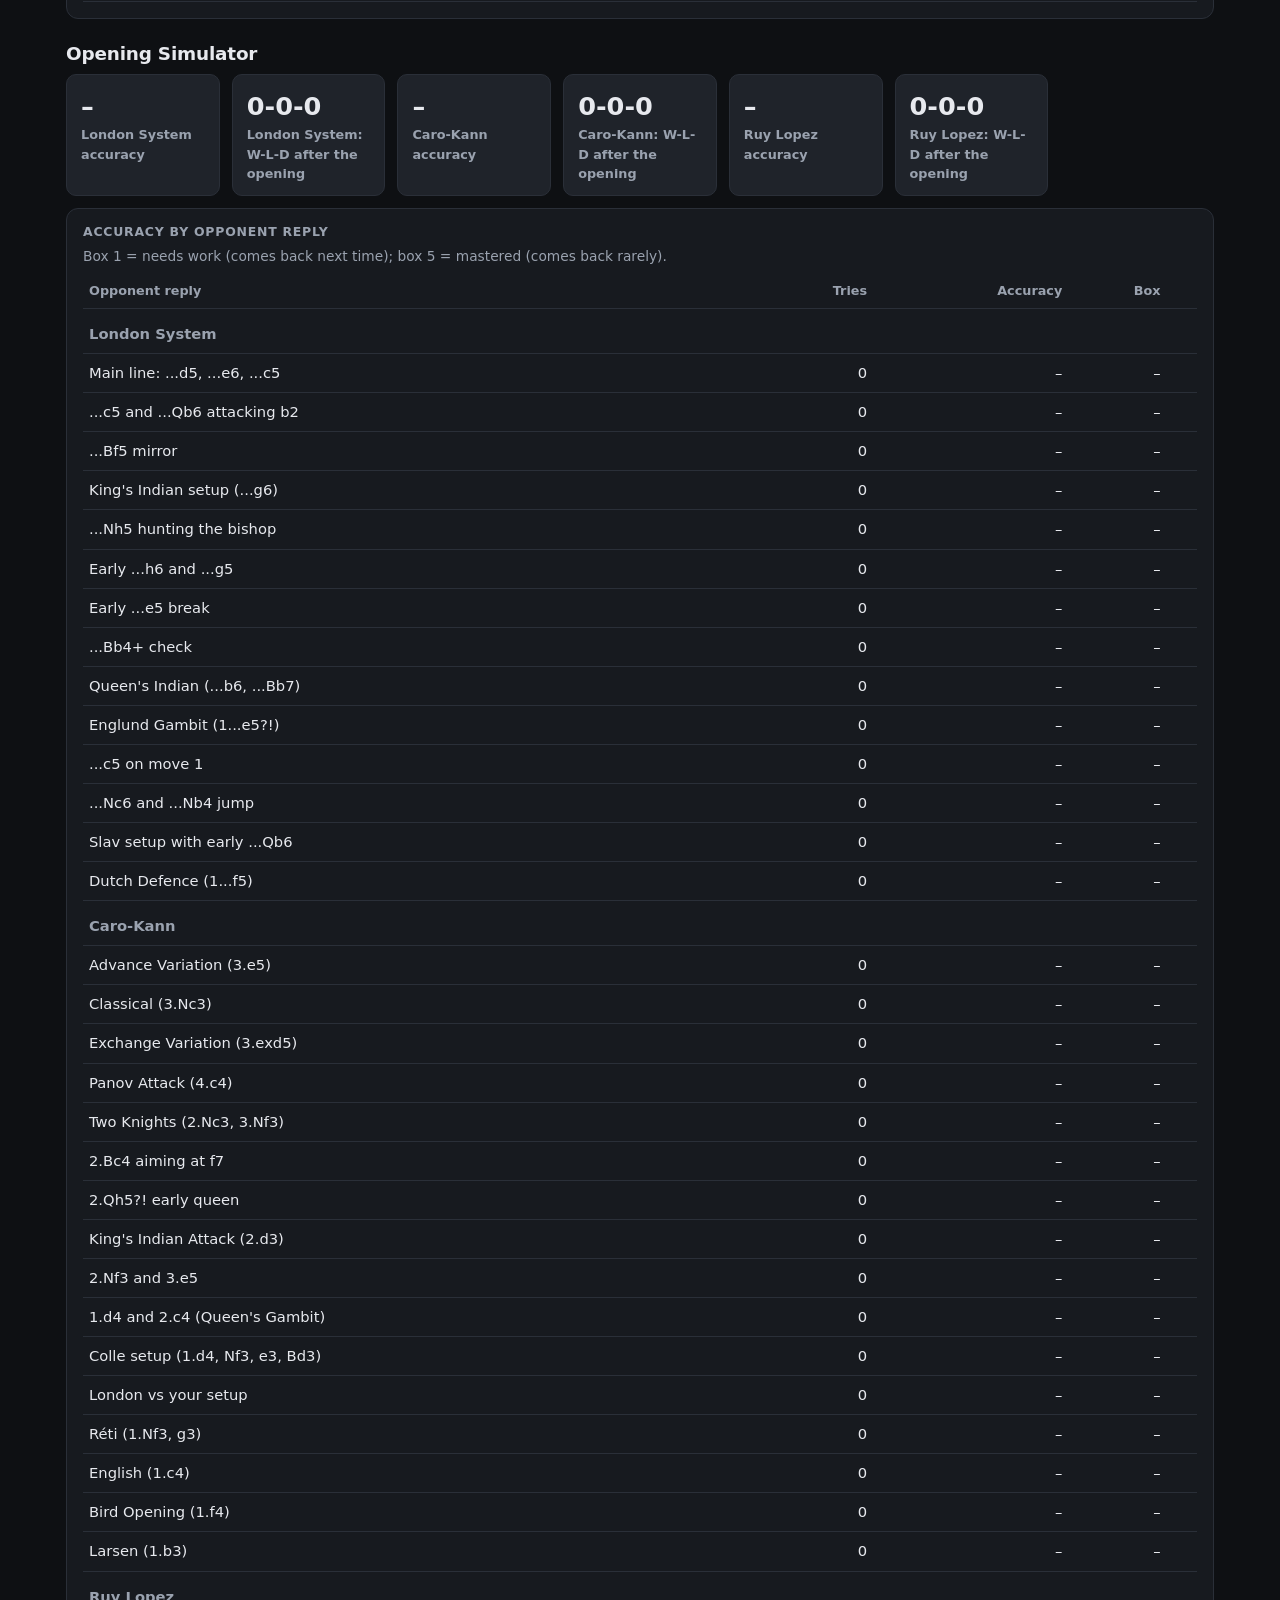
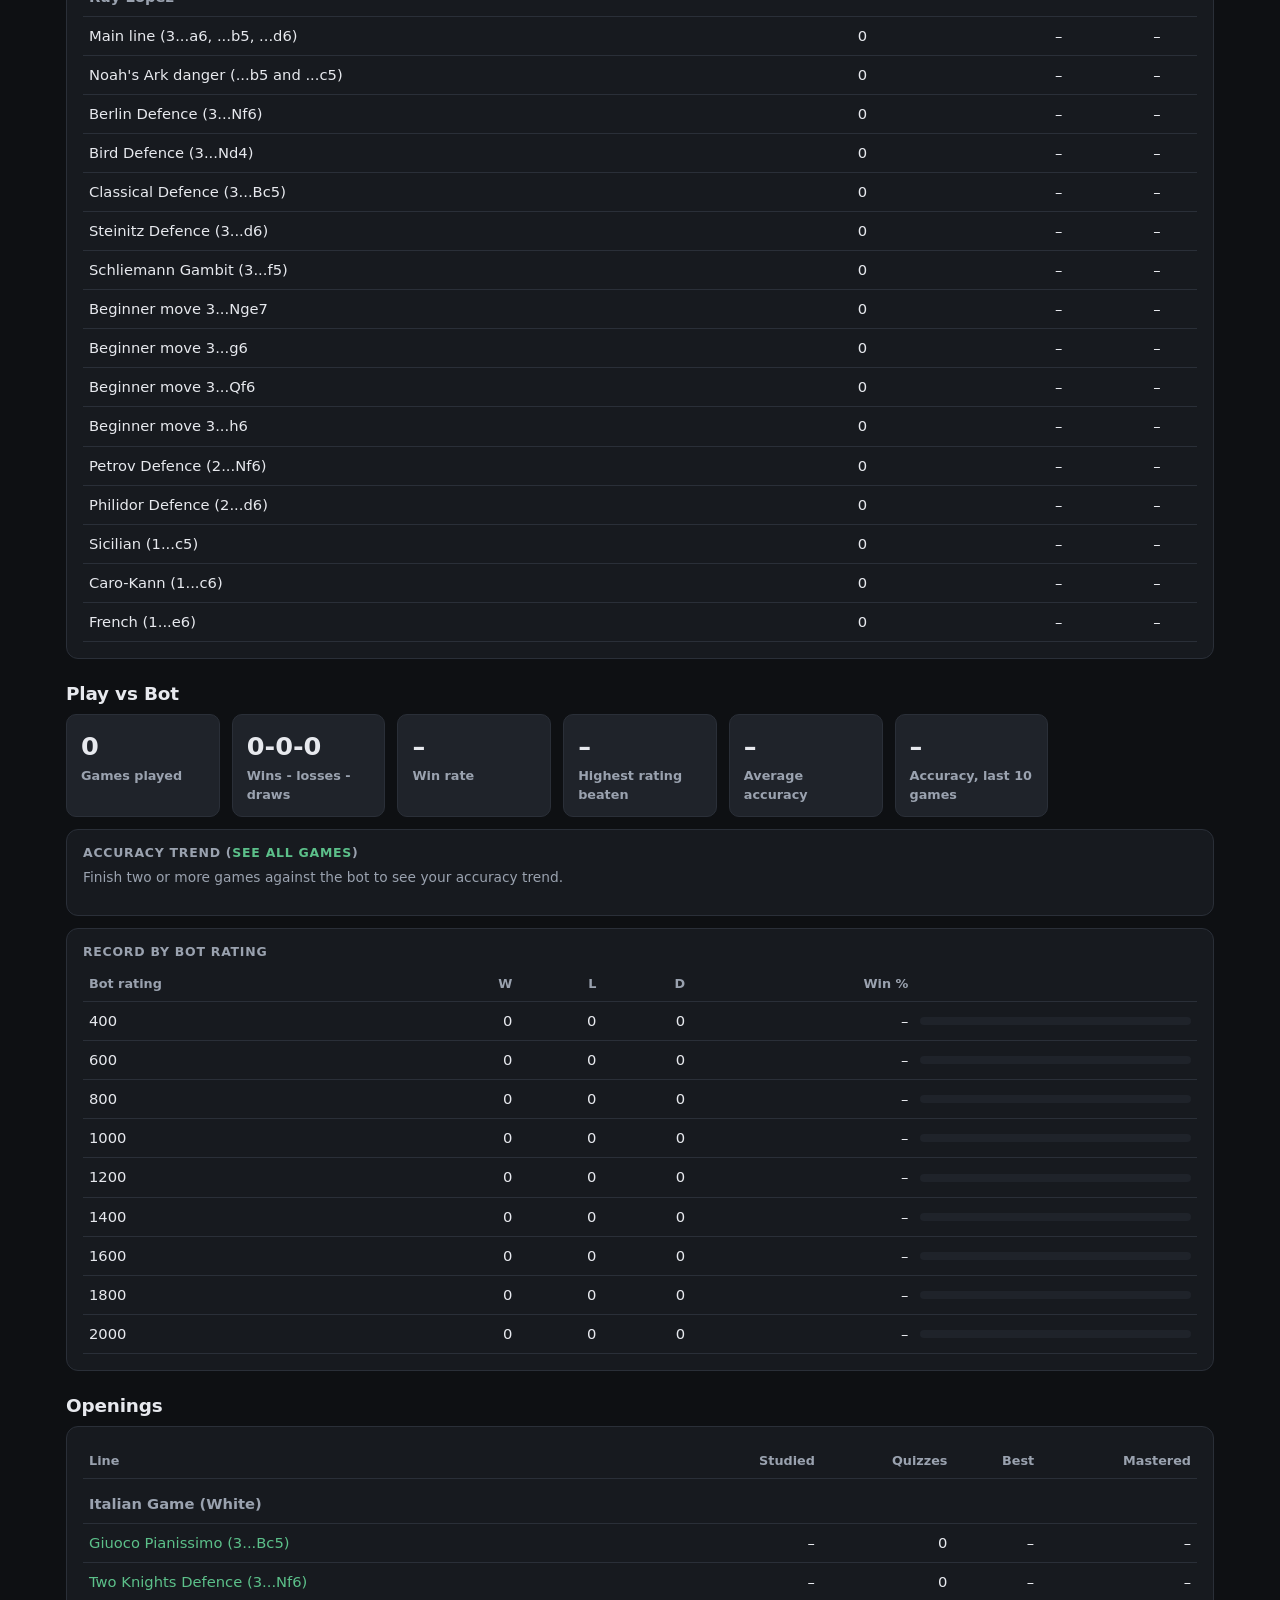
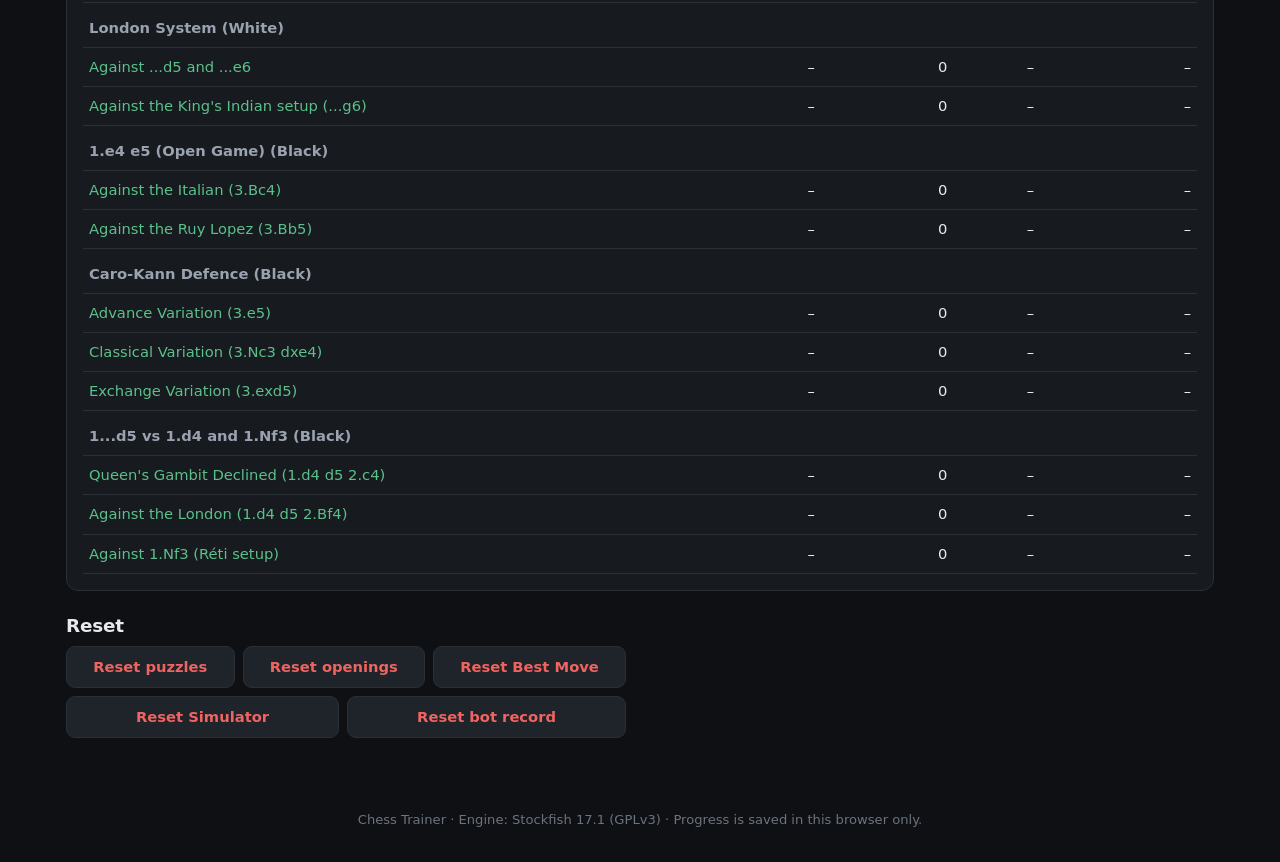
<file: stats.html>
<!doctype html>
<html lang="en">
<head>
  <meta charset="utf-8">
  <meta name="viewport" content="width=device-width, initial-scale=1, viewport-fit=cover">
  <title>Stats · Chess Trainer</title>
  <meta name="description" content="Your puzzle, opening and bot statistics.">
  <meta name="theme-color" content="#0e1013">
  <link rel="icon" href="img/favicon.svg" type="image/svg+xml">
  <link rel="stylesheet" href="css/style.css">
  <script src="vendor/chess.js/chess.js"></script>
</head>
<body>
  <header class="site-header">
    <div class="inner">
      <a class="brand" href="index.html"><img src="img/favicon.svg" alt="" width="26" height="26"><span>Chess Trainer</span></a>
      <nav class="nav" aria-label="Main"><a href="index.html">Home</a><a href="puzzles.html">Puzzles</a><a href="openings.html">Openings</a><a href="bestmove.html">Best Move</a><a href="simulator.html">Simulator</a><a href="play.html">Play</a><a href="history.html">History</a><a href="stats.html" aria-current="page">Stats</a></nav>
    </div>
  </header>
  <main>
    <h1>Your stats</h1>
    <p class="muted">Everything here is stored locally in this browser.</p>
    <section class="section">
      <h2>Puzzles</h2>
      <div class="stat-grid" id="puzzle-stats"></div>
      <div class="panel" style="margin-top:12px">
        <h3>Rating history</h3>
        <div id="rating-chart"></div>
      </div>
      <div class="panel table-scroll" style="margin-top:12px">
        <h3>Accuracy by theme</h3>
        <table class="tbl" id="theme-table"></table>
      </div>
    </section>
    <section class="section">
      <h2>Best Move</h2>
      <div class="stat-grid" id="bm-stats"></div>
      <div class="panel" style="margin-top:12px">
        <h3>Best Move rating history</h3>
        <div id="bm-chart"></div>
      </div>
      <div class="panel table-scroll" style="margin-top:12px">
        <h3>Which moves you miss</h3>
        <p class="small muted" id="bm-miss-note" style="margin:0 0 6px"></p>
        <table class="tbl" id="bm-kind-table"></table>
      </div>
      <div class="panel table-scroll" style="margin-top:12px">
        <h3>Move grades (Find the Best Move)</h3>
        <table class="tbl" id="bm-grade-table"></table>
      </div>
    </section>
    <section class="section">
      <h2>Opening Simulator</h2>
      <div class="stat-grid" id="sim-stats"></div>
      <div class="panel table-scroll" style="margin-top:12px">
        <h3>Accuracy by opponent reply</h3>
        <p class="small muted" style="margin:0 0 6px">Box 1 = needs work (comes back next time); box 5 = mastered (comes back rarely).</p>
        <table class="tbl" id="sim-table"></table>
      </div>
    </section>
    <section class="section">
      <h2>Play vs Bot</h2>
      <div class="stat-grid" id="bot-stats"></div>
      <div class="panel" style="margin-top:12px">
        <h3>Accuracy trend (<a href="history.html">see all games</a>)</h3>
        <div id="acc-chart"></div>
        <p class="small muted" id="acc-note" style="margin:6px 0 0"></p>
      </div>
      <div class="panel table-scroll" style="margin-top:12px">
        <h3>Record by bot rating</h3>
        <table class="tbl" id="bot-table"></table>
      </div>
    </section>
    <section class="section">
      <h2>Openings</h2>
      <div class="panel table-scroll">
        <table class="tbl" id="opening-table"></table>
      </div>
    </section>
    <section class="section">
      <h2>Reset</h2>
      <div class="btn-row" style="max-width:560px">
        <button class="btn danger" data-reset="puzzles">Reset puzzles</button>
        <button class="btn danger" data-reset="openings">Reset openings</button>
        <button class="btn danger" data-reset="bestmove">Reset Best Move</button>
        <button class="btn danger" data-reset="sim">Reset Simulator</button>
        <button class="btn danger" data-reset="bot">Reset bot record</button>
      </div>
    </section>
  </main>
  <footer class="site">Chess Trainer · Engine: Stockfish 17.1 (GPLv3) · Progress is saved in this browser only.</footer>
  <script type="module" src="js/stats.js"></script>
</body>
</html>
</file>
<file: css/style.css>
/* Chess Trainer - dark theme */
:root {
  --bg: #0e1013;
  --surface: #171a1f;
  --surface-2: #1f232a;
  --border: #2a2f38;
  --text: #e7e9ee;
  --muted: #9aa2af;
  --faint: #6b7380;
  --accent: #5cc08a;
  --accent-ink: #0b2a1a;
  --accent-soft: rgba(92, 192, 138, .14);
  --danger: #ef6461;
  --danger-soft: rgba(239, 100, 97, .14);
  --warn: #e8b04b;
  --info: #6aa7f0;
  --sq-light: #dfe4ea;
  --sq-dark: #7d93ab;
  --radius: 12px;
  --shadow: 0 8px 30px rgba(0,0,0,.35);
  color-scheme: dark;
}
* { box-sizing: border-box; }
html, body { margin: 0; }
body {
  background: var(--bg);
  color: var(--text);
  font: 15px/1.5 system-ui, -apple-system, "Segoe UI", Roboto, Inter, sans-serif;
  min-height: 100vh;
  -webkit-tap-highlight-color: transparent;
}
a { color: var(--accent); text-decoration: none; }
a:hover { text-decoration: underline; }
h1, h2, h3 { line-height: 1.2; margin: 0 0 .5em; letter-spacing: -.01em; }
h1 { font-size: 1.6rem; }
h2 { font-size: 1.15rem; }
h3 { font-size: 1rem; color: var(--muted); font-weight: 600; text-transform: uppercase; letter-spacing: .06em; font-size: .78rem; }
p { margin: 0 0 .8em; }
.muted { color: var(--muted); }
.small { font-size: .86rem; }
.mono { font-variant-numeric: tabular-nums; }

/* ---------- header ---------- */
.site-header {
  position: sticky; top: 0; z-index: 20;
  background: rgba(14,16,19,.92);
  backdrop-filter: blur(8px);
  border-bottom: 1px solid var(--border);
}
.site-header .inner {
  max-width: 1180px; margin: 0 auto; padding: 0 16px;
  display: flex; align-items: center; gap: 16px; height: 56px;
}
.brand { display: flex; align-items: center; gap: 8px; color: var(--text); font-weight: 700; font-size: 1.05rem; white-space: nowrap; }
.brand:hover { text-decoration: none; }
.brand svg { width: 26px; height: 26px; }
.nav { display: flex; gap: 2px; overflow-x: auto; scrollbar-width: none; margin-left: auto; }
.nav::-webkit-scrollbar { display: none; }
.nav a {
  color: var(--muted); padding: 7px 11px; border-radius: 8px; font-weight: 500; white-space: nowrap; font-size: .93rem;
}
.nav a:hover { color: var(--text); background: var(--surface-2); text-decoration: none; }
.nav a[aria-current="page"] { color: var(--text); background: var(--surface-2); }

main { max-width: 1180px; margin: 0 auto; padding: 20px 16px 48px; }

/* ---------- layout ---------- */
.trainer {
  display: grid;
  grid-template-columns: minmax(0, 1fr) 360px;
  gap: 24px;
  align-items: start;
}
.board-col { min-width: 0; }
.board-wrap {
  scroll-margin-top: 68px;
  width: 100%;
  max-width: min(640px, calc(100vh - 150px));
  margin: 0 auto;
}
.board { width: 100%; aspect-ratio: 1; touch-action: none; user-select: none; scroll-margin-top: 72px; }
.panel {
  background: var(--surface);
  border: 1px solid var(--border);
  border-radius: var(--radius);
  padding: 16px;
}
.panel + .panel { margin-top: 16px; }
.side { display: flex; flex-direction: column; gap: 16px; }
.side .panel + .panel { margin-top: 0; }
@media (max-width: 900px) {
  .trainer { grid-template-columns: 1fr; gap: 16px; }
  .board-wrap { max-width: min(640px, calc(100vh - 220px)); min-width: 280px; }
}
@media (max-width: 520px) {
  main { padding: 12px 10px 40px; }
  .board-wrap { max-width: 100%; min-width: 0; }
  .site-header .inner { gap: 8px; padding: 0 10px; }
  .brand span { display: none; }
  .nav { margin-left: 0; }
  .nav a { padding: 7px 7px; font-size: .86rem; }
  .nav a[href="index.html"] { display: none; } /* the logo already links home */
}

/* ---------- controls ---------- */
.btn {
  appearance: none; border: 1px solid var(--border); background: var(--surface-2); color: var(--text);
  font: inherit; font-weight: 600; font-size: .92rem;
  padding: 9px 14px; border-radius: 9px; cursor: pointer;
  display: inline-flex; align-items: center; justify-content: center; gap: 6px;
  transition: background .12s, border-color .12s, transform .05s;
  min-height: 40px;
}
.btn:hover { border-color: #3a404b; background: #262b33; }
.btn:active { transform: translateY(1px); }
.btn:disabled { opacity: .45; cursor: not-allowed; }
.btn.primary { background: var(--accent); border-color: var(--accent); color: var(--accent-ink); }
.btn.primary:hover { background: #6fd09b; }
.btn.danger { color: var(--danger); }
.btn.ghost { background: transparent; }
.btn.sm { padding: 5px 10px; min-height: 32px; font-size: .85rem; }
.btn-row { display: flex; flex-wrap: wrap; gap: 8px; }
.btn-row .btn { flex: 1 1 auto; }
select, input[type="text"] {
  font: inherit; color: var(--text); background: var(--surface-2); border: 1px solid var(--border);
  border-radius: 9px; padding: 8px 10px; min-height: 40px; width: 100%;
}
label.field { display: block; margin-bottom: 12px; }
label.field > span { display: block; font-size: .8rem; color: var(--muted); margin-bottom: 4px; font-weight: 600; }

.seg { display: flex; background: var(--surface-2); border: 1px solid var(--border); border-radius: 10px; padding: 3px; gap: 3px; }
.seg button {
  flex: 1; appearance: none; border: 0; background: transparent; color: var(--muted); font: inherit; font-weight: 600;
  padding: 7px 8px; border-radius: 7px; cursor: pointer; font-size: .9rem; min-height: 34px;
}
.seg button[aria-pressed="true"] { background: var(--bg); color: var(--text); box-shadow: 0 1px 0 rgba(255,255,255,.04) inset; }

.levels { display: grid; grid-template-columns: repeat(5, 1fr); gap: 6px; }
.levels button {
  appearance: none; border: 1px solid var(--border); background: var(--surface-2); color: var(--text);
  font: inherit; font-weight: 700; border-radius: 8px; padding: 8px 0; cursor: pointer; min-height: 40px;
}
.levels button[aria-pressed="true"] { background: var(--accent); border-color: var(--accent); color: var(--accent-ink); }

/* ---------- status ---------- */
.status {
  border-radius: 10px; padding: 12px 14px; background: var(--surface-2); border: 1px solid var(--border);
  font-weight: 600; display: flex; align-items: center; gap: 10px; min-height: 48px;
}
.status .dot { width: 10px; height: 10px; border-radius: 50%; flex: none; background: var(--faint); }
.status.good { background: var(--accent-soft); border-color: rgba(92,192,138,.35); }
.status.good .dot { background: var(--accent); }
.status.bad { background: var(--danger-soft); border-color: rgba(239,100,97,.35); }
.status.bad .dot { background: var(--danger); }
.status.info .dot { background: var(--info); }
.status.turn-w .dot { background: #f2f2f2; border: 1px solid #999; }
.status.turn-b .dot { background: #111; border: 1px solid #777; }

.kv { display: grid; grid-template-columns: 1fr auto; gap: 6px 12px; font-size: .92rem; }
.kv dt { color: var(--muted); }
.kv dd { margin: 0; font-weight: 700; text-align: right; font-variant-numeric: tabular-nums; }

.tag {
  display: inline-block; font-size: .74rem; font-weight: 700; padding: 2px 8px; border-radius: 999px;
  background: var(--surface-2); border: 1px solid var(--border); color: var(--muted); text-transform: uppercase; letter-spacing: .04em;
}
.tag.accent { color: var(--accent); border-color: rgba(92,192,138,.4); }

.delta { font-weight: 700; margin-left: 6px; }
.delta.up { color: var(--accent); }
.delta.down { color: var(--danger); }

/* move list */
.moves {
  max-height: 260px; overflow-y: auto; font-variant-numeric: tabular-nums;
  display: grid; grid-template-columns: 2.6em 1fr 1fr; gap: 1px 4px; font-size: .92rem;
  background: var(--surface-2); border-radius: 9px; padding: 6px;
}
.moves .num { color: var(--faint); text-align: right; padding: 3px 4px; }
.moves .mv { padding: 3px 6px; border-radius: 5px; cursor: default; }
.moves .mv.cur { background: var(--accent-soft); color: var(--accent); font-weight: 700; }
.moves .mv.blunder { color: var(--danger); font-weight: 700; }
.moves .mv.mistake { color: var(--warn); }
.moves .mv.clickable { cursor: pointer; }
.moves .mv.clickable:hover { background: #2a2f38; }
.moves:empty::before { content: 'No moves yet'; color: var(--faint); grid-column: 1 / -1; padding: 4px; }

/* notes / explanation */
.note { background: var(--surface-2); border-left: 3px solid var(--accent); padding: 12px 14px; border-radius: 0 9px 9px 0; min-height: 70px; }
.note .san { font-weight: 800; font-size: 1.05rem; margin-right: 6px; }

/* cards (home) */
.hero { padding: 28px 0 8px; }
.hero h1 { font-size: clamp(1.7rem, 4vw, 2.4rem); }
.hero p { color: var(--muted); max-width: 640px; font-size: 1.05rem; }
.cards { display: grid; grid-template-columns: repeat(auto-fill, minmax(240px, 1fr)); gap: 16px; margin-top: 20px; }
.card {
  display: flex; flex-direction: column; gap: 8px; background: var(--surface); border: 1px solid var(--border);
  border-radius: var(--radius); padding: 18px; color: var(--text); transition: border-color .15s, transform .15s;
}
.card:hover { border-color: var(--accent); text-decoration: none; transform: translateY(-2px); }
.card .icon { width: 42px; height: 42px; border-radius: 10px; background: var(--accent-soft); display: grid; place-items: center; font-size: 1.5rem; color: var(--accent); }
.card h2 { margin: 4px 0 0; }
.card p { color: var(--muted); margin: 0; font-size: .93rem; }
.card .meta { margin-top: auto; padding-top: 8px; font-size: .85rem; color: var(--faint); }

/* stats */
.stat-grid { display: grid; grid-template-columns: repeat(auto-fill, minmax(150px, 1fr)); gap: 12px; }
.stat { background: var(--surface-2); border: 1px solid var(--border); border-radius: 10px; padding: 12px 14px; }
.stat .v { font-size: 1.6rem; font-weight: 800; font-variant-numeric: tabular-nums; }
.stat .l { color: var(--muted); font-size: .8rem; font-weight: 600; }
table.tbl { width: 100%; border-collapse: collapse; font-size: .92rem; font-variant-numeric: tabular-nums; }
table.tbl th, table.tbl td { padding: 8px 6px; border-bottom: 1px solid var(--border); text-align: right; }
table.tbl th:first-child, table.tbl td:first-child { text-align: left; }
table.tbl th { color: var(--muted); font-weight: 600; font-size: .8rem; }
.bar { height: 8px; border-radius: 4px; background: var(--surface-2); overflow: hidden; min-width: 60px; }
.bar > span { display: block; height: 100%; background: var(--accent); }
.sparkline { width: 100%; height: 80px; display: block; }
.section { margin-top: 24px; }
.table-scroll { overflow-x: auto; }

/* openings list */
.op-list { display: flex; flex-direction: column; gap: 4px; }
.op-group { margin: 10px 0 4px; }
.op-item {
  appearance: none; text-align: left; border: 1px solid transparent; background: transparent; color: var(--text); font: inherit;
  padding: 8px 10px; border-radius: 8px; cursor: pointer; display: flex; justify-content: space-between; gap: 8px; align-items: center;
}
.op-item:hover { background: var(--surface-2); }
.op-item[aria-pressed="true"] { background: var(--surface-2); border-color: var(--border); }
.op-item .pct { color: var(--faint); font-size: .8rem; font-variant-numeric: tabular-nums; }

.progress { height: 6px; background: var(--surface-2); border-radius: 3px; overflow: hidden; }
.progress > span { display: block; height: 100%; background: var(--accent); transition: width .2s; }

/* review */
.review-item {
  border: 1px solid var(--border); border-radius: 9px; padding: 10px 12px; cursor: pointer; background: var(--surface-2);
  display: flex; flex-direction: column; gap: 2px;
}
.review-item:hover, .review-item.active { border-color: var(--danger); }
.review-item .line1 { font-weight: 700; }
.review-list { display: flex; flex-direction: column; gap: 8px; max-height: 340px; overflow-y: auto; }
.evalbar-wrap { margin-top: 10px; }

/* toast */
.toast {
  position: fixed; left: 50%; bottom: 22px; transform: translate(-50%, 20px); opacity: 0; pointer-events: none;
  background: var(--surface-2); border: 1px solid var(--border); color: var(--text); padding: 10px 16px; border-radius: 10px;
  box-shadow: var(--shadow); transition: opacity .2s, transform .2s; z-index: 50; font-weight: 600; max-width: calc(100vw - 32px);
}
.toast.show { opacity: 1; transform: translate(-50%, 0); }
.toast.good { border-color: var(--accent); }
.toast.bad { border-color: var(--danger); }

.loader { display: inline-block; width: 14px; height: 14px; border: 2px solid var(--border); border-top-color: var(--accent); border-radius: 50%; animation: spin .8s linear infinite; }
@keyframes spin { to { transform: rotate(360deg); } }
.hidden { display: none !important; }
footer.site { text-align: center; color: var(--faint); font-size: .82rem; padding: 24px 16px 32px; }

/* ---------- chessboard theme ---------- */
.cm-chessboard.trainer .board .square.white { fill: var(--sq-light); }
.cm-chessboard.trainer .board .square.black { fill: var(--sq-dark); }
.cm-chessboard.trainer.border-type-none .board .border { stroke: var(--sq-dark); stroke-width: 0; fill: var(--sq-dark); }
.cm-chessboard.trainer .coordinates .coordinate { font-size: 7px; font-weight: 700; }
.cm-chessboard.trainer .coordinates .coordinate.white { fill: var(--sq-dark); }
.cm-chessboard.trainer .coordinates .coordinate.black { fill: var(--sq-light); }
.cm-chessboard .markers .marker.marker-last { fill: #e8c547; opacity: .42; }
.cm-chessboard .markers .marker.marker-check { fill: #ff3b30; opacity: .55; }
.cm-chessboard .markers .marker.marker-hint { stroke: #2fd17b; stroke-width: 3px; opacity: .95; }
.cm-chessboard .markers .marker.marker-good { fill: #2fd17b; opacity: .45; }
.cm-chessboard .markers .marker.marker-bad { fill: #ff3b30; opacity: .45; }
.cm-chessboard .markers .marker.marker-dot { fill: #0e1013; opacity: .28; }
.cm-chessboard .markers .marker.marker-bevel { fill: #0e1013; opacity: .25; }
.cm-chessboard .arrow-hint .arrow-head, .cm-chessboard .arrow-good .arrow-head { fill: #1fae63; }
.cm-chessboard .arrow-hint .arrow-line, .cm-chessboard .arrow-good .arrow-line { stroke: #1fae63; opacity: .8; stroke-linecap: round; }
.cm-chessboard .arrow-bad .arrow-head { fill: #e5484d; }
.cm-chessboard .arrow-bad .arrow-line { stroke: #e5484d; opacity: .8; stroke-linecap: round; }

.board.shake { animation: shake .3s; }
@keyframes shake { 25% { transform: translateX(-5px); } 75% { transform: translateX(5px); } }

/* ---------- best move ---------- */
.checklist { display: grid; grid-template-columns: 1fr 1fr; gap: 8px; margin-top: 12px; }
.check-item {
  appearance: none; font: inherit; color: var(--text); text-align: left; cursor: pointer;
  background: var(--surface-2); border: 1px solid var(--border); border-radius: 9px;
  padding: 10px 12px; min-height: 48px; display: flex; align-items: center; gap: 10px; font-weight: 600; font-size: .92rem;
}
.check-item .box {
  flex: none; width: 20px; height: 20px; border-radius: 6px; border: 2px solid var(--faint);
  display: grid; place-items: center; font-size: .8rem; color: var(--accent-ink);
}
.check-item[aria-pressed="true"] { border-color: rgba(92,192,138,.5); background: var(--accent-soft); }
.check-item[aria-pressed="true"] .box { background: var(--accent); border-color: var(--accent); }
.check-item:disabled { cursor: default; opacity: .7; }
.grade { display: inline-block; font-weight: 800; font-size: 1.15rem; padding: 4px 12px; border-radius: 999px; }
.grade.best { background: var(--accent-soft); color: var(--accent); }
.grade.good { background: rgba(139,209,124,.14); color: #a3dc96; }
.grade.inaccuracy { background: rgba(232,176,75,.14); color: var(--warn); }
.grade.mistake { background: rgba(240,136,62,.15); color: #f0883e; }
.grade.blunder { background: var(--danger-soft); color: var(--danger); }
.result-line { margin-top: 10px; font-size: .95rem; }
.result-line b { font-variant-numeric: tabular-nums; }
.game-list { display: flex; flex-direction: column; gap: 4px; max-height: 320px; overflow-y: auto; }
.points { font-size: 1.6rem; font-weight: 800; font-variant-numeric: tabular-nums; }
.kind-miss { color: var(--danger); font-weight: 700; }

/* ---------- opening simulator ---------- */
.watch {
  margin-top: 12px; padding: 12px 14px; border-radius: 10px; font-size: .94rem;
  background: rgba(232,176,75,.12); border: 1px solid rgba(232,176,75,.45); color: #f3d79a;
}
.watch b { color: var(--warn); margin-right: 4px; }
.plans { margin: 0; padding-left: 1.2em; display: flex; flex-direction: column; gap: 10px; }
.plans li b { display: block; }
.plans li span { color: var(--muted); font-size: .92rem; }
.line-row { display: flex; justify-content: space-between; align-items: center; gap: 10px; }
.line-row .meta { color: var(--faint); font-size: .8rem; }

.plan-box {
  margin-top: 12px; padding: 12px 14px; border-radius: 10px; font-size: .94rem;
  background: rgba(106,167,240,.12); border: 1px solid rgba(106,167,240,.45); color: #cfe2fb;
}
.plan-box b { color: var(--info); margin-right: 4px; }
.setup-list { margin: 12px 0 0; padding-left: 1.4em; display: flex; flex-direction: column; gap: 4px; font-size: .92rem; }
.setup-list li { padding: 4px 6px; border-radius: 6px; cursor: pointer; color: var(--muted); }
.setup-list li b { color: var(--text); margin-right: 6px; }
.setup-list li.cur { background: var(--accent-soft); }
.setup-list li.cur b { color: var(--accent); }
.plan-examples { margin: 6px 0 0; padding-left: 1.1em; display: flex; flex-direction: column; gap: 6px; font-size: .9rem; color: var(--muted); }
.plan-examples b { color: var(--text); }

/* ---------- play: clocks ---------- */
.clock {
  display: flex; justify-content: space-between; align-items: center; gap: 10px;
  background: var(--surface); border: 1px solid var(--border); border-radius: 9px;
  padding: 6px 12px; margin: 6px 0; font-weight: 600;
}
.clock .time { font-variant-numeric: tabular-nums; font-size: 1.15rem; font-weight: 800; padding: 2px 8px; border-radius: 6px; background: var(--surface-2); }
.clock.active .time { background: var(--accent); color: var(--accent-ink); }
.clock.low .time { background: var(--danger); color: #fff; }
.clock .who { color: var(--muted); font-size: .9rem; }

/* ---------- review ---------- */
.review-summary { display: flex; gap: 14px; align-items: center; }
.review-summary .acc { text-align: center; background: var(--surface-2); border: 1px solid var(--border); border-radius: 12px; padding: 10px 14px; min-width: 92px; }
.review-summary .acc .v { font-size: 1.9rem; font-weight: 800; font-variant-numeric: tabular-nums; }
.review-summary .acc .l { color: var(--muted); font-size: .78rem; font-weight: 600; text-transform: uppercase; letter-spacing: .05em; }
.review-summary .big { font-weight: 700; margin-bottom: 6px; }
.chips { display: flex; flex-wrap: wrap; gap: 4px; }
.chip { display: inline-block; font-size: .74rem; font-weight: 700; padding: 2px 8px; border-radius: 999px; background: var(--surface-2); border: 1px solid var(--border); }
.chip.brilliant { color: #2fd3c0; border-color: rgba(47,211,192,.45); }
.chip.best { color: var(--accent); border-color: rgba(92,192,138,.45); }
.chip.good { color: #a3dc96; }
.chip.inaccuracy { color: var(--warn); border-color: rgba(232,176,75,.45); }
.chip.mistake { color: #f0883e; border-color: rgba(240,136,62,.45); }
.chip.blunder { color: var(--danger); border-color: rgba(239,100,97,.5); }
.chip.missed { color: #c792ea; border-color: rgba(199,146,234,.5); }
.lessons { margin: 0; padding-left: 1.3em; display: flex; flex-direction: column; gap: 6px; font-size: .93rem; }
.opening-check { margin-top: 12px; padding: 10px 12px; border-radius: 9px; font-size: .92rem; background: var(--surface-2); border: 1px solid var(--border); }
.opening-check.ok b { color: var(--accent); }
.opening-check.warn { border-color: rgba(232,176,75,.45); }
.opening-check.warn b { color: var(--warn); }
.eval-graph { background: var(--surface-2); border: 1px solid var(--border); border-radius: 9px; overflow: hidden; cursor: pointer; touch-action: manipulation; }
.eval-graph svg { display: block; width: 100%; height: 110px; }
.eval-graph .g-area { fill: rgba(231,233,238,.12); }
.eval-graph .g-line { fill: none; stroke: #e7e9ee; stroke-width: 1.6; vector-effect: non-scaling-stroke; }
.eval-graph .g-mid { stroke: var(--faint); stroke-width: 1; stroke-dasharray: 4 4; vector-effect: non-scaling-stroke; }
.eval-graph .g-cursor { stroke: var(--accent); stroke-width: 2; vector-effect: non-scaling-stroke; }
.eval-graph .g-dot { stroke: #0e1013; stroke-width: 1.5; vector-effect: non-scaling-stroke; }
.eval-graph .g-dot.blunder { fill: var(--danger); }
.eval-graph .g-dot.mistake { fill: #f0883e; }
.eval-graph .g-dot.missed { fill: #c792ea; }
.eval-graph .g-dot.brilliant { fill: #2fd3c0; }
.review-item.key-blunder { border-left: 3px solid var(--danger); }
.review-item.key-mistake { border-left: 3px solid #f0883e; }
.review-item.key-missed { border-left: 3px solid #c792ea; }
.review-item { cursor: default; }
.review-item.active { border-color: var(--accent); }
.review .review-list { max-height: none; }
.moves .mv .sym { font-size: .78em; margin-left: 2px; font-weight: 800; }
.moves .mv.lbl-brilliant { color: #2fd3c0; font-weight: 700; }
.moves .mv.lbl-inaccuracy { color: var(--warn); }
.moves .mv.lbl-mistake { color: #f0883e; font-weight: 700; }
.moves .mv.lbl-blunder { color: var(--danger); font-weight: 700; }
.moves .mv.lbl-missed { color: #c792ea; font-weight: 700; }
.review-moves { max-height: 220px; }
.retry { margin-top: 14px; padding: 12px; border: 1px solid var(--accent); border-radius: 10px; }

/* ---------- history ---------- */
.game-row { display: grid; grid-template-columns: auto 1fr auto; gap: 4px 12px; align-items: center; text-align: left; width: 100%;
  background: var(--surface); border: 1px solid var(--border); border-radius: 10px; padding: 10px 12px; color: var(--text); font: inherit; cursor: pointer; }
.game-row:hover, .game-row[aria-pressed="true"] { border-color: var(--accent); }
.game-row .res { font-weight: 800; width: 2.2em; text-align: center; border-radius: 6px; padding: 4px 0; }
.game-row .res.w { background: var(--accent-soft); color: var(--accent); }
.game-row .res.l { background: var(--danger-soft); color: var(--danger); }
.game-row .res.d { background: var(--surface-2); color: var(--muted); }
.game-row .meta { color: var(--muted); font-size: .84rem; }
.game-row .acc { font-weight: 800; font-variant-numeric: tabular-nums; text-align: right; }
.game-list-h { display: flex; flex-direction: column; gap: 8px; max-height: 70vh; overflow-y: auto; }
</file>
<file: vendor/cm-chessboard/assets/chessboard.css>
.cm-chessboard .board.input-enabled .square {
  cursor: pointer; }

.cm-chessboard .coordinates, .cm-chessboard .markers-layer, .cm-chessboard .pieces-layer, .cm-chessboard .markers-top-layer {
  pointer-events: none; }

.cm-chessboard-content .list-inline {
  padding-left: 0;
  list-style: none; }

.cm-chessboard-content .list-inline-item {
  display: inline-block; }
  .cm-chessboard-content .list-inline-item:not(:last-child) {
    margin-right: 1rem; }

.cm-chessboard-content .list-inline {
  padding-left: 0;
  list-style: none; }

.cm-chessboard-content .list-inline-item {
  display: inline-block; }
  .cm-chessboard-content .list-inline-item:not(:last-child) {
    margin-right: 1rem; }

.cm-chessboard-accessibility.visually-hidden {
  width: 1px;
  height: 1px;
  padding: 0;
  margin: -1px;
  overflow: hidden;
  clip: rect(0, 0, 0, 0);
  white-space: nowrap;
  border: 0; }

.cm-chessboard.default .board .square.white {
  fill: #ecdab9; }

.cm-chessboard.default .board .square.black {
  fill: #c5a076; }

.cm-chessboard.default.border-type-thin .board .border {
  stroke: #c5a076;
  stroke-width: 0.7%;
  fill: #c5a076; }

.cm-chessboard.default.border-type-none .board .border {
  stroke: #c5a076;
  stroke-width: 0;
  fill: #c5a076; }

.cm-chessboard.default.border-type-frame .board .border {
  fill: #ecdab9;
  stroke: none; }

.cm-chessboard.default.border-type-frame .board .border-inner {
  fill: #c5a076;
  stroke: #c5a076;
  stroke-width: 0.7%; }

.cm-chessboard.default .coordinates {
  pointer-events: none;
  user-select: none; }
  .cm-chessboard.default .coordinates .coordinate {
    fill: #b5936d;
    font-size: 7px;
    cursor: default; }
    .cm-chessboard.default .coordinates .coordinate.black {
      fill: #eeddbf; }
    .cm-chessboard.default .coordinates .coordinate.white {
      fill: #b5936d; }

.cm-chessboard.default-contrast .board .square.white {
  fill: #ecdab9; }

.cm-chessboard.default-contrast .board .square.black {
  fill: #c5a076; }

.cm-chessboard.default-contrast.border-type-thin .board .border {
  stroke: #c5a076;
  stroke-width: 0.7%;
  fill: #c5a076; }

.cm-chessboard.default-contrast.border-type-none .board .border {
  stroke: #c5a076;
  stroke-width: 0;
  fill: #c5a076; }

.cm-chessboard.default-contrast.border-type-frame .board .border {
  fill: #ecdab9;
  stroke: none; }

.cm-chessboard.default-contrast.border-type-frame .board .border-inner {
  fill: #c5a076;
  stroke: #c5a076;
  stroke-width: 0.7%; }

.cm-chessboard.default-contrast .coordinates {
  pointer-events: none;
  user-select: none; }
  .cm-chessboard.default-contrast .coordinates .coordinate {
    fill: #b5936d;
    font-size: 7px;
    cursor: default; }
    .cm-chessboard.default-contrast .coordinates .coordinate.black {
      fill: #333; }
    .cm-chessboard.default-contrast .coordinates .coordinate.white {
      fill: #333; }

.cm-chessboard.green .board .square.white {
  fill: #E0DDCC; }

.cm-chessboard.green .board .square.black {
  fill: #4c946a; }

.cm-chessboard.green.border-type-thin .board .border {
  stroke: #4c946a;
  stroke-width: 0.7%;
  fill: #4c946a; }

.cm-chessboard.green.border-type-none .board .border {
  stroke: #4c946a;
  stroke-width: 0;
  fill: #4c946a; }

.cm-chessboard.green.border-type-frame .board .border {
  fill: #E0DDCC;
  stroke: none; }

.cm-chessboard.green.border-type-frame .board .border-inner {
  fill: #4c946a;
  stroke: #4c946a;
  stroke-width: 0.7%; }

.cm-chessboard.green .coordinates {
  pointer-events: none;
  user-select: none; }
  .cm-chessboard.green .coordinates .coordinate {
    fill: #468862;
    font-size: 7px;
    cursor: default; }
    .cm-chessboard.green .coordinates .coordinate.black {
      fill: #e2e0d0; }
    .cm-chessboard.green .coordinates .coordinate.white {
      fill: #468862; }

.cm-chessboard.blue .board .square.white {
  fill: #d8ecfb; }

.cm-chessboard.blue .board .square.black {
  fill: #86afcf; }

.cm-chessboard.blue.border-type-thin .board .border {
  stroke: #86afcf;
  stroke-width: 0.7%;
  fill: #86afcf; }

.cm-chessboard.blue.border-type-none .board .border {
  stroke: #86afcf;
  stroke-width: 0;
  fill: #86afcf; }

.cm-chessboard.blue.border-type-frame .board .border {
  fill: #d8ecfb;
  stroke: none; }

.cm-chessboard.blue.border-type-frame .board .border-inner {
  fill: #86afcf;
  stroke: #86afcf;
  stroke-width: 0.7%; }

.cm-chessboard.blue .coordinates {
  pointer-events: none;
  user-select: none; }
  .cm-chessboard.blue .coordinates .coordinate {
    fill: #7ba1be;
    font-size: 7px;
    cursor: default; }
    .cm-chessboard.blue .coordinates .coordinate.black {
      fill: #dbeefb; }
    .cm-chessboard.blue .coordinates .coordinate.white {
      fill: #7ba1be; }

.cm-chessboard.chess-club .board .square.white {
  fill: #E6D3B1; }

.cm-chessboard.chess-club .board .square.black {
  fill: #AF6B3F; }

.cm-chessboard.chess-club.border-type-thin .board .border {
  stroke: #692e2b;
  stroke-width: 0.7%;
  fill: #AF6B3F; }

.cm-chessboard.chess-club.border-type-none .board .border {
  stroke: #692e2b;
  stroke-width: 0;
  fill: #AF6B3F; }

.cm-chessboard.chess-club.border-type-frame .board .border {
  fill: #692e2b;
  stroke: none; }

.cm-chessboard.chess-club.border-type-frame .board .border-inner {
  fill: #AF6B3F;
  stroke: #692e2b;
  stroke-width: 0.7%; }

.cm-chessboard.chess-club .coordinates {
  pointer-events: none;
  user-select: none; }
  .cm-chessboard.chess-club .coordinates .coordinate {
    fill: #E6D3B1;
    font-size: 7px;
    cursor: default; }
    .cm-chessboard.chess-club .coordinates .coordinate.black {
      fill: #E6D3B1; }
    .cm-chessboard.chess-club .coordinates .coordinate.white {
      fill: #AF6B3F; }

.cm-chessboard.chessboard-js .board .square.white {
  fill: #f0d9b5; }

.cm-chessboard.chessboard-js .board .square.black {
  fill: #b58863; }

.cm-chessboard.chessboard-js.border-type-thin .board .border {
  stroke: #404040;
  stroke-width: 0.7%;
  fill: #b58863; }

.cm-chessboard.chessboard-js.border-type-none .board .border {
  stroke: #404040;
  stroke-width: 0;
  fill: #b58863; }

.cm-chessboard.chessboard-js.border-type-frame .board .border {
  fill: #f0d9b5;
  stroke: none; }

.cm-chessboard.chessboard-js.border-type-frame .board .border-inner {
  fill: #b58863;
  stroke: #404040;
  stroke-width: 0.7%; }

.cm-chessboard.chessboard-js .coordinates {
  pointer-events: none;
  user-select: none; }
  .cm-chessboard.chessboard-js .coordinates .coordinate {
    fill: #404040;
    font-size: 7px;
    cursor: default; }
    .cm-chessboard.chessboard-js .coordinates .coordinate.black {
      fill: #f0d9b5; }
    .cm-chessboard.chessboard-js .coordinates .coordinate.white {
      fill: #b58863; }

.cm-chessboard.black-and-white .board .square.white {
  fill: #ffffff; }

.cm-chessboard.black-and-white .board .square.black {
  fill: #9c9c9c; }

.cm-chessboard.black-and-white.border-type-thin .board .border {
  stroke: #9c9c9c;
  stroke-width: 0.7%;
  fill: #9c9c9c; }

.cm-chessboard.black-and-white.border-type-none .board .border {
  stroke: #9c9c9c;
  stroke-width: 0;
  fill: #9c9c9c; }

.cm-chessboard.black-and-white.border-type-frame .board .border {
  fill: #ffffff;
  stroke: none; }

.cm-chessboard.black-and-white.border-type-frame .board .border-inner {
  fill: #9c9c9c;
  stroke: #9c9c9c;
  stroke-width: 0.7%; }

.cm-chessboard.black-and-white .coordinates {
  pointer-events: none;
  user-select: none; }
  .cm-chessboard.black-and-white .coordinates .coordinate {
    fill: #909090;
    font-size: 7px;
    cursor: default; }
    .cm-chessboard.black-and-white .coordinates .coordinate.black {
      fill: white; }
    .cm-chessboard.black-and-white .coordinates .coordinate.white {
      fill: #909090; }

/*# sourceMappingURL=chessboard.css.map */
</file>
<file: vendor/cm-chessboard/assets/extensions/markers/markers.css>
.cm-chessboard .markers {
  pointer-events: none; }
  .cm-chessboard .markers .marker.marker-frame {
    stroke: #000000;
    stroke-width: 1.8px;
    opacity: 0.5; }
  .cm-chessboard .markers .marker.marker-frame-primary {
    stroke: #0009bd;
    stroke-width: 1.8px;
    opacity: 0.4; }
  .cm-chessboard .markers .marker.marker-frame-danger {
    stroke: #aa0000;
    stroke-width: 1.8px;
    opacity: 0.4; }
  .cm-chessboard .markers .marker.marker-circle {
    stroke: #000000;
    stroke-width: 3px;
    opacity: 0.3; }
  .cm-chessboard .markers .marker.marker-circle-primary {
    stroke: #0009bd;
    stroke-width: 3px;
    opacity: 0.4; }
  .cm-chessboard .markers .marker.marker-circle-danger {
    stroke: #aa0000;
    stroke-width: 3px;
    opacity: 0.4; }
  .cm-chessboard .markers .marker.marker-square {
    fill: black;
    opacity: 0.11; }
  .cm-chessboard .markers .marker.marker-dot {
    fill: black;
    opacity: 0.2; }
  .cm-chessboard .markers .marker.marker-bevel {
    fill: black;
    opacity: 0.2; }

/*# sourceMappingURL=markers.css.map */
</file>
<file: vendor/cm-chessboard/assets/extensions/arrows/arrows.css>
.cm-chessboard .arrow-default .arrow-head {
  fill: blue;
  fill-rule: nonzero;
  fill-opacity: 1; }

.cm-chessboard .arrow-default .arrow-line {
  stroke: blue;
  stroke-linecap: round;
  opacity: 0.5; }

.cm-chessboard .arrow-danger .arrow-head {
  fill: red;
  fill-rule: nonzero;
  fill-opacity: 1; }

.cm-chessboard .arrow-danger .arrow-line {
  stroke: red;
  stroke-linecap: round;
  opacity: 0.5; }

.cm-chessboard .arrow-pointy .arrow-head {
  fill: black;
  fill-rule: nonzero;
  fill-opacity: 1; }

.cm-chessboard .arrow-pointy .arrow-line {
  stroke: black;
  stroke-linecap: round;
  opacity: 0.5; }

/*# sourceMappingURL=arrows.css.map */
</file>
<file: vendor/cm-chessboard/assets/extensions/promotion-dialog/promotion-dialog.css>
svg.cm-chessboard .promotion-dialog-group rect, svg.cm-chessboard .promotion-dialog-group g[data-piece] {
  animation: fade-in 0.25s ease-in; }

svg.cm-chessboard .promotion-dialog-group .promotion-dialog {
  fill: white;
  fill-opacity: 0.7;
  stroke: rgba(0, 0, 0, 0.4); }

svg.cm-chessboard .promotion-dialog-group .promotion-dialog-button {
  fill: transparent;
  cursor: pointer; }
  svg.cm-chessboard .promotion-dialog-group .promotion-dialog-button:hover {
    fill: rgba(0, 0, 0, 0.2); }

svg.cm-chessboard .promotion-dialog-group .piece {
  pointer-events: none; }

@keyframes fade-in {
  0% {
    opacity: 0; }
  100% {
    opacity: 1; } }

/*# sourceMappingURL=promotion-dialog.css.map */
</file>
